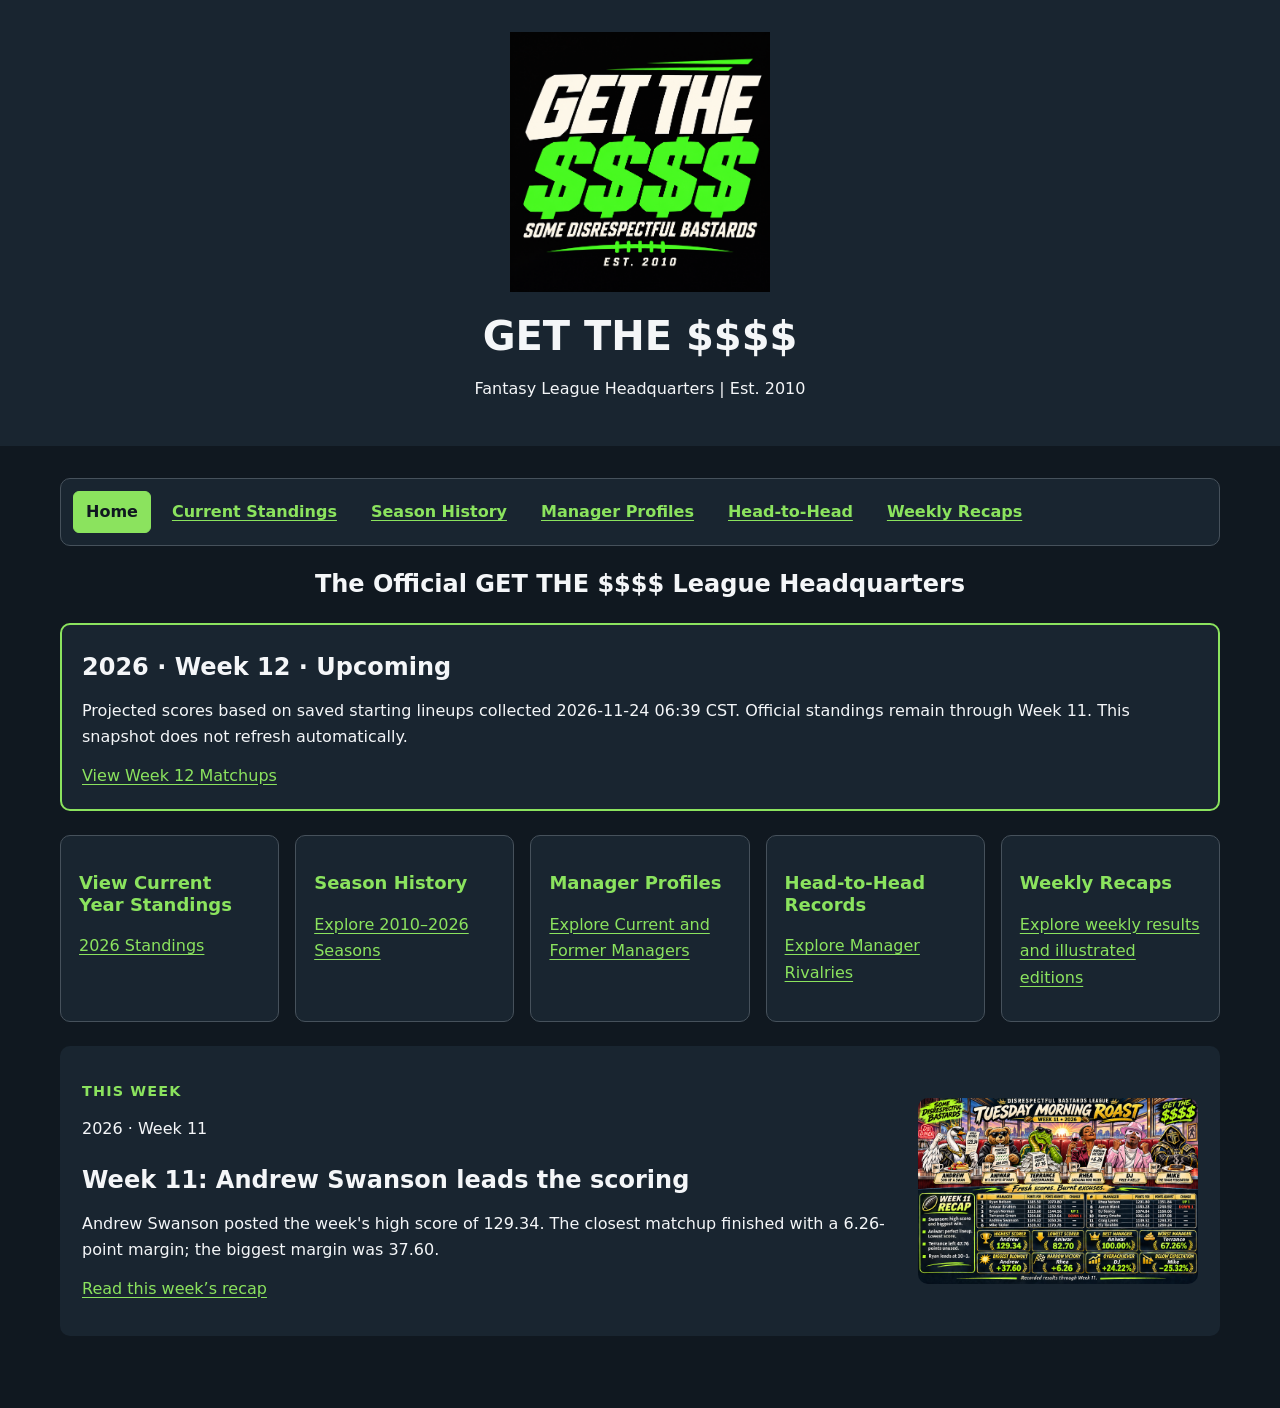
<file: index.html>
<!DOCTYPE html>
<html lang="en">
<head>
  <meta charset="UTF-8">
  <meta name="viewport" content="width=device-width, initial-scale=1">
  <title>GET THE $$$$ | League Headquarters</title>
  <style>
    body {
      margin: 0;
      background: #101827;
      color: white;
      font-family: Arial, sans-serif;
    }
    header {
      background: #19263b;
      padding: 32px;
      text-align: center;
    }
    h1 { margin-bottom: 8px; }
    main {
      max-width: 1000px;
      margin: 32px auto;
      padding: 16px;
    }
    .cards {
      display: grid;
      grid-template-columns: repeat(auto-fit, minmax(220px, 1fr));
      gap: 16px;
    }
    .card {
      background: #24334a;
      padding: 24px;
      border-radius: 12px;
    }
      a,
a:visited {
  color: #f5d77a;
  text-decoration: underline;
  text-underline-offset: 3px;
}

a:hover,
a:focus-visible {
  color: #ffffff;
}

a:focus-visible {
  outline: 2px solid #f5d77a;
  outline-offset: 4px;
}
 .league-crest {
  display: block;
  width: min(260px, 70vw);
  height: auto;
  margin: 0 auto 20px;
}
  </style>
  <link rel="stylesheet" href="./navigation.css">
<script src="./presentation.js" defer></script><script src="./navigation.js" defer></script>
<script src="./home-recap.js" defer></script>
<link rel="stylesheet" href="./site.css">
<link rel="icon" type="image/svg+xml" href="./favicon.svg">
<script src="./in-progress.js" defer></script></head>
<body>
  <header>
    
    <img
  class="league-crest"
  src="./league-crest.png"
  alt="GET THE $$$$ — Some Disrespectful Bastards — Est. 2010"
>
    <h1>GET THE $$$$</h1>
    <p>Fantasy League Headquarters | Est. 2010</p>
  </header>

  <main>
    <nav class="league-nav" aria-label="League pages">
  <a href="./">Home</a>
  <a href="./standings.html">Current Standings</a>
  <a href="./history.html">Season History</a>
  <a href="./managers.html">Manager Profiles</a>
  <a href="./h2h.html">Head-to-Head</a>
  <a href="./recaps.html">Weekly Recaps</a>
</nav>
    <h2 style="text-align: center;">
  The Official GET THE $$$$ League Headquarters
</h2>
    <div id="current-week-snapshot" data-compact="true"></div><div class="cards">
      <div class="card">
        <h3>View Current Year Standings</h3>
        <p><a href="./standings.html">2026 Standings</a></p>
      </div>
      <div class="card">
        <h3>Season History</h3>
        <p><a href="./history.html">Explore 2010–2026 Seasons</a></p>
      </div>
      <div class="card">
        <h3>Manager Profiles</h3>
        <p><a href="./managers.html">Explore Current and Former Managers</a></p>
      </div>
      <div class="card">
        <h3>Head-to-Head Records</h3>
        <p><a href="./h2h.html">Explore Manager Rivalries</a></p>
      </div>
      <div class="card"><h3>Weekly Recaps</h3><p><a href="./recaps.html">Explore weekly results and illustrated editions</a></p></div>
    </div>
    <!-- THIS-WEEK-START -->
<section class="this-week" id="this-week" aria-label="This week in the league"><div><p class="eyebrow">THIS WEEK</p><p data-week-label>2026 · Week 11</p><h2 data-headline>Week 11: Andrew Swanson leads the scoring</h2><p data-story>Andrew Swanson posted the week&#x27;s high score of 129.34. The closest matchup finished with a 6.26-point margin; the biggest margin was 37.60.</p><p><a href="./recaps.html?year=2026&amp;week=11">Read this week’s recap</a></p></div><img src="./recap-week-11-2026.png?v=Tuesday%20Morning%20Roast%20%E2%80%94%20Week%2011%2C%202026%3A%20labeled%20award%20winners%20Andrew%2C%20Aniwar%2C%20Terrance%2C%20Rhea%2C%20DJ%20and%20Mike%2C%20with%20cumulative%20standings%20and%20eight%20weekly%20awards." alt="Tuesday Morning Roast — Week 11, 2026: labeled award winners Andrew, Aniwar, Terrance, Rhea, DJ and Mike, with cumulative standings and eight weekly awards." loading="lazy"></section>
    <!-- THIS-WEEK-END -->
  </main>
</body>
</html>
</file>
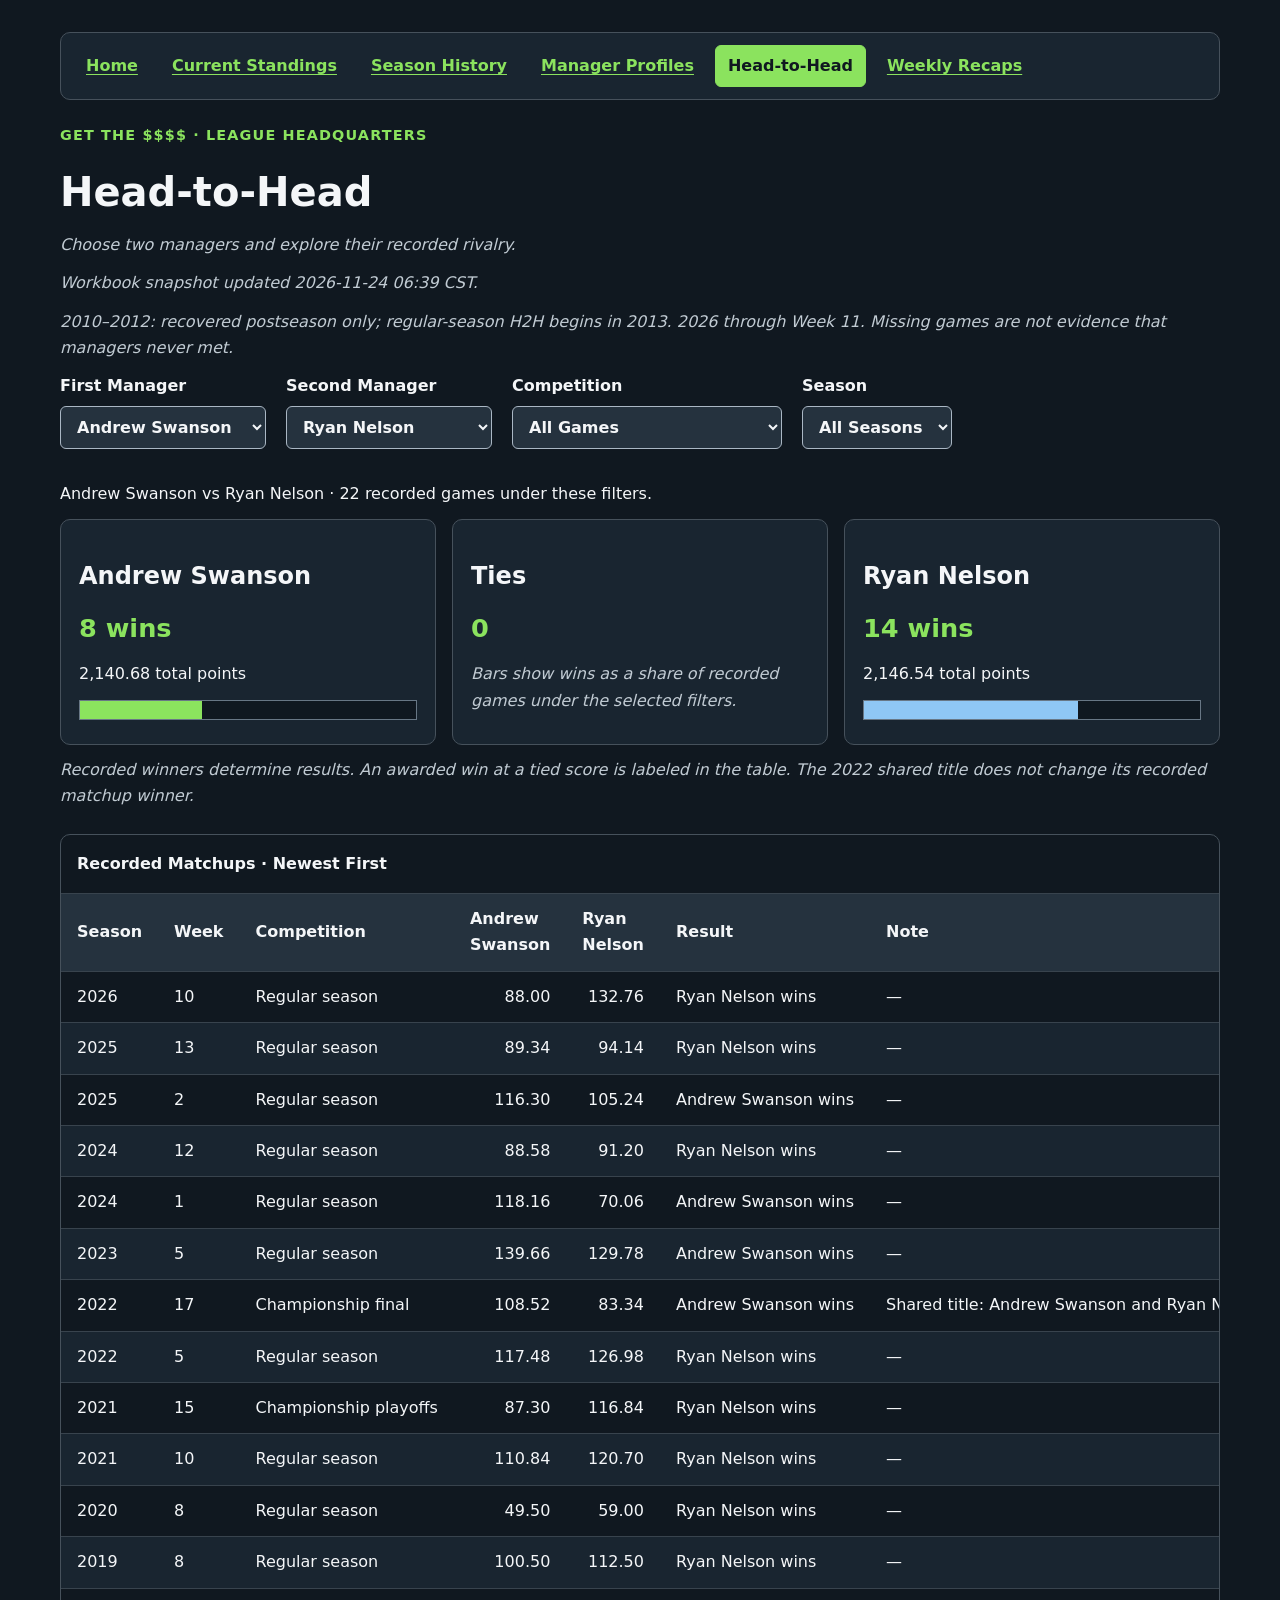
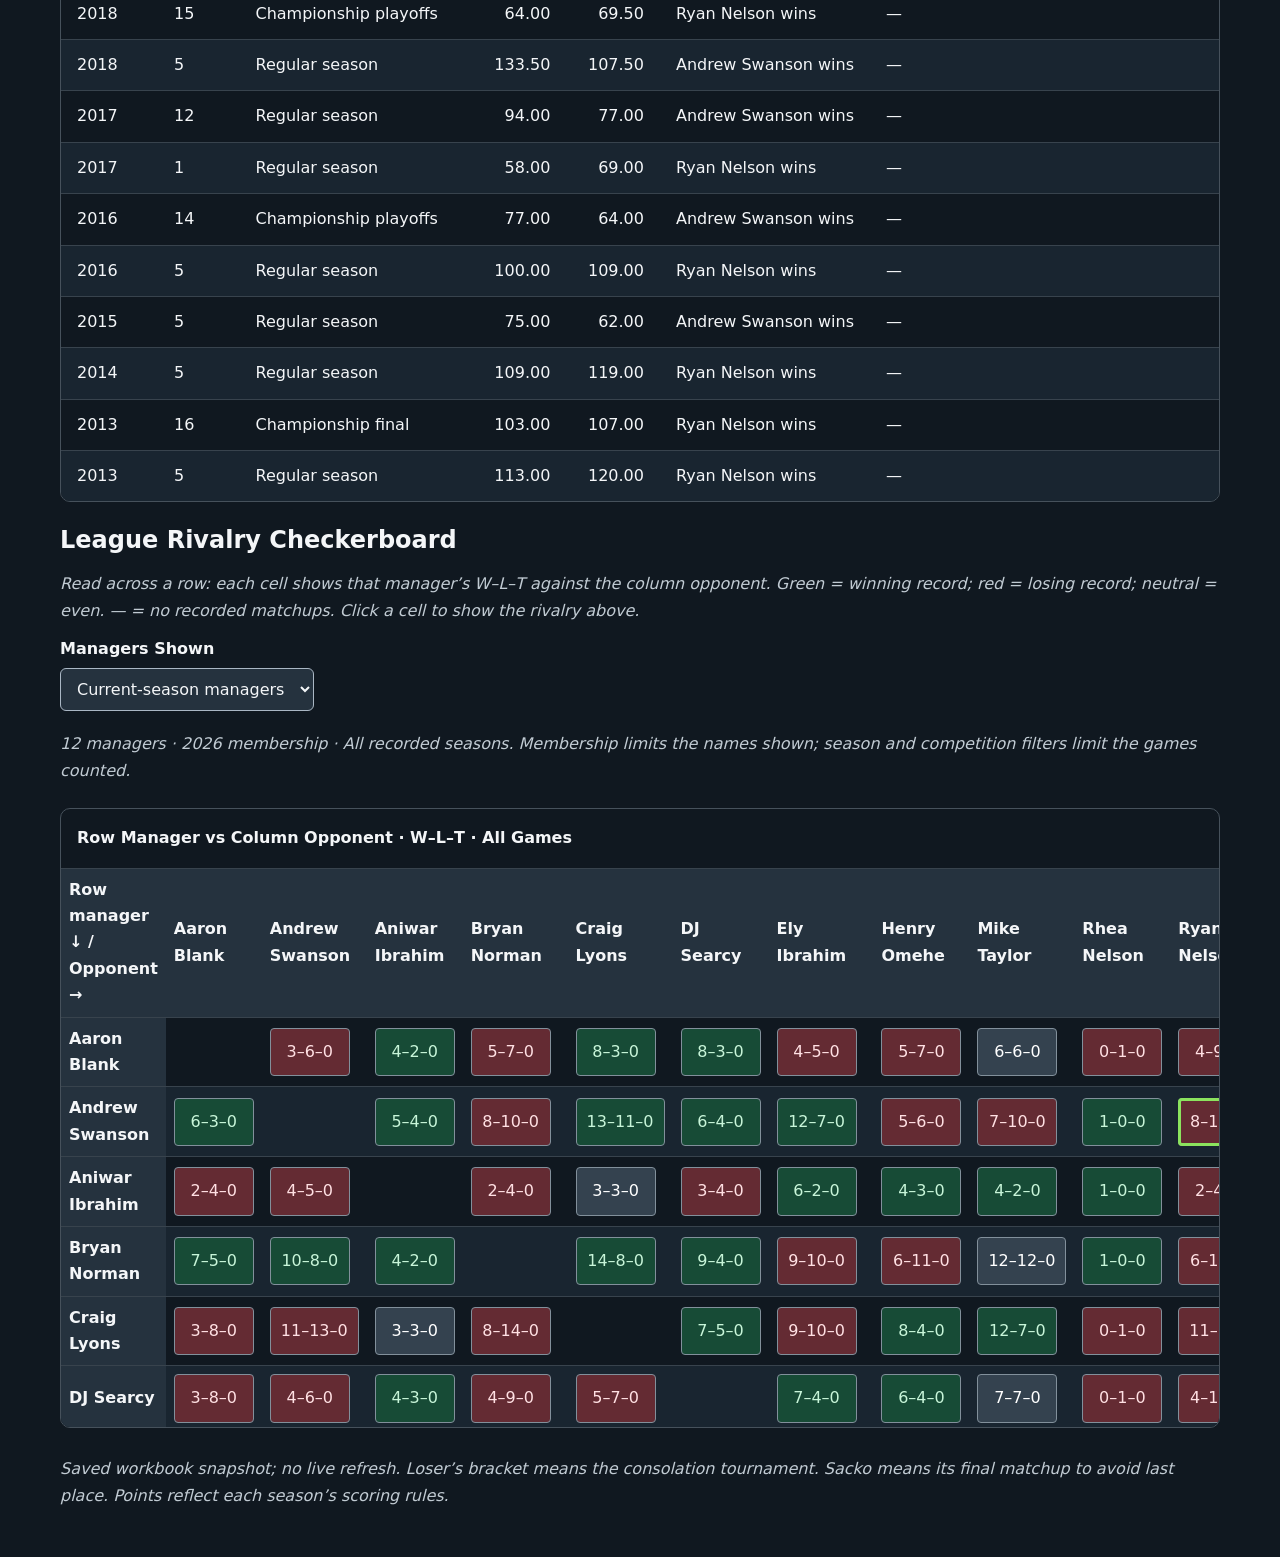
<file: h2h.html>
<!doctype html>
<html lang="en">
<head>
  <meta charset="utf-8"><meta name="viewport" content="width=device-width, initial-scale=1">
  <title>Head-to-Head | GET THE $$$$</title>
  <style>
    body { margin:0; background:#101820; color:#f4f6f8; font:16px/1.6 system-ui,sans-serif; }
    main { max-width:1200px; margin:auto; padding:32px 20px; }
    a,a:visited { color:#f5d77a; text-underline-offset:3px; } a:hover { color:white; }
    :focus-visible { outline:2px solid #f5d77a; outline-offset:4px; }
    h1,h2 { line-height:1.2; } .eyebrow { color:#f5d77a; font-weight:700; letter-spacing:.08em; }
    nav,.controls { display:flex; gap:20px; flex-wrap:wrap; } label { font-weight:700; }
    select { display:block; max-width:100%; margin:6px 0 18px; padding:12px; background:#25323e; color:white; border:1px solid #aab7c4; border-radius:6px; font:inherit; }
    .cards { display:grid; grid-template-columns:repeat(auto-fit,minmax(200px,1fr)); gap:16px; }
    .card { padding:18px; border:1px solid #46515b; border-radius:10px; background:#192530; }
    .value { display:block; font-size:1.8rem; color:#f5d77a; font-weight:700; }
    .track { height:20px; background:#101820; margin-top:12px; border:1px solid #687785; }
    .fill { height:100%; background:#f5d77a; } .blue { background:#8fc7f4; }
    .scroll { overflow-x:auto; border:1px solid #46515b; border-radius:10px; margin-top:24px; }
    table { width:100%; border-collapse:collapse; white-space:nowrap; }
    caption { text-align:left; padding:16px; font-weight:600; }
    th,td { padding:12px 16px; text-align:left; border-top:1px solid #38434d; }
    thead { background:#25323e; } tbody tr:nth-child(even) { background:#192530; }
    .number { text-align:right; font-variant-numeric:tabular-nums; }
    footer,.subtext { font-style:italic; color:#c1cbd3; } footer { margin-top:24px; }
    .checkerboard { max-height:620px; overflow:auto; }
    .checkerboard thead th { position:sticky; top:0; background:#25323e; z-index:2; }
    .checkerboard th:first-child { position:sticky; left:0; background:#25323e; z-index:1; }
    .checkerboard thead th:first-child { z-index:3; }
    .checkerboard th,.checkerboard td { padding:8px; }
    .checkerboard button { min-width:80px; padding:10px; border:1px solid #82909b; border-radius:4px; color:#fff; background:#34424f; font:inherit; cursor:pointer; }
    .checkerboard button.positive { background:#174b36; color:#c8f5d9; }
    .checkerboard button.negative { background:#642b33; color:#ffe0e3; }
    .checkerboard button[aria-pressed="true"] { outline:3px solid #f5d77a; outline-offset:-3px; }
    .checkerboard button:hover { text-decoration:underline; }
  </style>
  <script src="./presentation.js" defer></script><script src="./h2h.js" defer></script>
<link rel="stylesheet" href="./navigation.css">
<script src="./navigation.js" defer></script>
<link rel="stylesheet" href="./site.css">
<link rel="icon" type="image/svg+xml" href="./favicon.svg">
</head>
<body><main>
<nav class="league-nav" aria-label="League pages">
  <a href="./">Home</a>
  <a href="./standings.html">Current Standings</a>
  <a href="./history.html">Season History</a>
  <a href="./managers.html">Manager Profiles</a>
  <a href="./h2h.html">Head-to-Head</a>
  <a href="./recaps.html">Weekly Recaps</a>
</nav>
  <p class="eyebrow">GET THE $$$$ · LEAGUE HEADQUARTERS</p>
  <h1>Head-to-Head</h1>
  <p class="subtext">Choose two managers and explore their recorded rivalry.</p>
  <p id="load-status" class="subtext" role="status">Loading saved matchups…</p>
  <p id="coverage-note" class="subtext">2010–2012: recovered postseason games only. Regular-season H2H begins in 2013. The current-season coverage is recorded in the saved snapshot. Missing games are not evidence that managers never met.</p>
  <div id="h2h-content" hidden>
    <div class="controls">
      <label>First Manager<select id="manager-a"></select></label>
      <label>Second Manager<select id="manager-b"></select></label>
      <label>Competition<select id="competition"><option value="all">All Games</option>Regular Season</option><option value="Championship playoffs">Championship Playoffs</option><option value="Loser’s bracket">Loser’s Bracket</option><option value="championship">Championship Final Only</option><option value="sacko">Sacko Matchup Only</option></select></label>
      <label>Season<select id="season"><option value="all">All Seasons</option></select></label>
    </div>
    <p id="summary" role="status" aria-live="polite"></p>
    <div id="results" hidden>
      <div class="cards">
        <div class="card"><h2 id="name-a"></h2><span class="value" id="wins-a"></span><p id="points-a"></p><div class="track" aria-hidden="true"><div class="fill" id="bar-a"></div></div></div>
        <div class="card"><h2>Ties</h2><span class="value" id="ties"></span><p class="subtext">Bars show wins as a share of recorded games under the selected filters.</p></div>
        <div class="card"><h2 id="name-b"></h2><span class="value" id="wins-b"></span><p id="points-b"></p><div class="track" aria-hidden="true"><div class="fill blue" id="bar-b"></div></div></div>
      </div>
      <p class="subtext">Recorded winners determine results. An awarded win at a tied score is labeled in the table. The 2022 shared title does not change its recorded matchup winner.</p>
      <div class="scroll" role="region" aria-label="Recorded matchup history" tabindex="0"><table>
        <caption>Recorded Matchups · Newest First</caption>
        <thead><tr><th scope="col">Season</th><th scope="col">Week</th><th scope="col">Competition</th><th scope="col" id="score-a-heading">First Manager</th><th scope="col" id="score-b-heading">Second Manager</th><th scope="col">Result</th><th scope="col">Note</th></tr></thead>
        <tbody id="matchup-body"></tbody>
      </table></div>
    </div>
    <section aria-labelledby="checkerboard-heading">
      <h2 id="checkerboard-heading">League Rivalry Checkerboard</h2>
      <p class="subtext">Read across a row: each cell shows that manager’s W–L–T against the column opponent. Green = winning record; red = losing record; neutral = even. — = no recorded matchups. Click a cell to show the rivalry above.</p>
      <label for="matrix-scope">Managers Shown</label>
      <select id="matrix-scope"><option value="current">Current-season managers</option><option value="all">All historical managers</option></select>
      <p id="matrix-summary" class="subtext" role="status"></p>
      <div class="scroll checkerboard" role="region" aria-label="Head-to-head checkerboard; scroll to see opponents" tabindex="0"><table>
        <caption id="matrix-caption"></caption>
        <thead id="matrix-head"></thead><tbody id="matrix-body"></tbody>
      </table></div>
    </section>
  </div>
  <noscript><p>Enable JavaScript to compare managers, or <a href="./h2h.json">open the saved data</a>.</p></noscript>
  <footer>Saved workbook snapshot; no live refresh. Loser’s bracket means the consolation tournament. Sacko means its final matchup to avoid last place. Points reflect each season’s scoring rules.</footer>
</main></body>
</html>
</file>
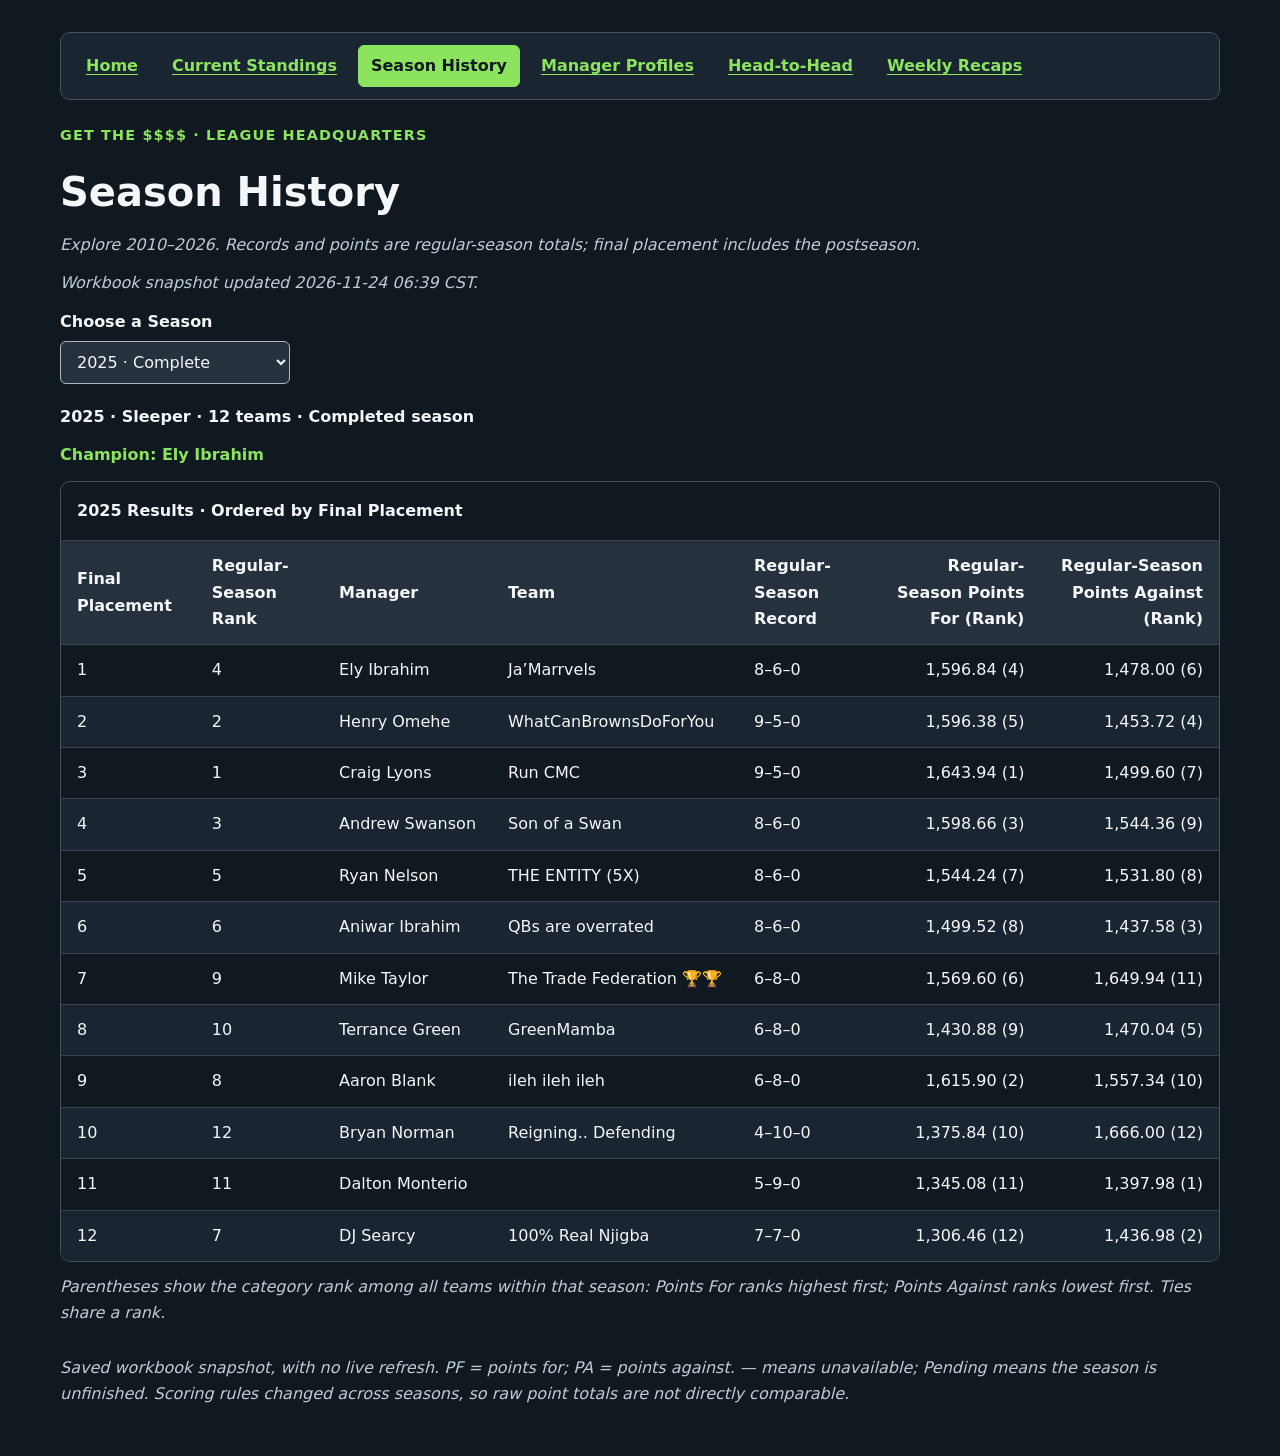
<file: history.html>
<!doctype html>
<html lang="en">
<head>
  <meta charset="utf-8">
  <meta name="viewport" content="width=device-width, initial-scale=1">
  <title>Season History | GET THE $$$$</title>
  <style>
    body { margin:0; background:#101820; color:#f4f6f8; font:16px/1.6 system-ui,sans-serif; }
    main { max-width:1200px; margin:auto; padding:32px 20px; }
    a,a:visited { color:#f5d77a; text-underline-offset:3px; }
    a:hover { color:white; }
    a:focus-visible,select:focus-visible { outline:2px solid #f5d77a; outline-offset:4px; }
    h1 { line-height:1.2; } .eyebrow { color:#f5d77a; font-weight:700; letter-spacing:.08em; }
    nav { display:flex; gap:24px; flex-wrap:wrap; }
    select { display:block; margin:6px 0 20px; padding:12px; background:#25323e; color:white; border:1px solid #aab7c4; border-radius:6px; font:inherit; min-width:230px; }
    .scroll { overflow-x:auto; border:1px solid #46515b; border-radius:10px; }
    table { width:100%; border-collapse:collapse; white-space:nowrap; }
    caption { text-align:left; padding:16px; font-weight:600; }
    th,td { padding:12px 16px; text-align:left; border-top:1px solid #38434d; }
    thead { background:#25323e; } tbody tr:nth-child(even) { background:#192530; }
    .number { text-align:right; font-variant-numeric:tabular-nums; }
    #champions { color:#f5d77a; font-weight:600; }
    footer { color:#c1cbd3; margin-top:24px; }
    footer,.subtext,#load-status,#season-notes { font-style:italic; }
    label,#season-summary { font-weight:700; }
  </style>
  <script src="./presentation.js" defer></script><script src="./history.js" defer></script>
<link rel="stylesheet" href="./navigation.css">
<script src="./navigation.js" defer></script>
<link rel="stylesheet" href="./site.css">
<link rel="icon" type="image/svg+xml" href="./favicon.svg">
</head>
<body><main>
 <nav class="league-nav" aria-label="League pages">
  <a href="./">Home</a>
  <a href="./standings.html">Current Standings</a>
  <a href="./history.html">Season History</a>
  <a href="./managers.html">Manager Profiles</a>
  <a href="./h2h.html">Head-to-Head</a>
  <a href="./recaps.html">Weekly Recaps</a>
</nav>
  <p class="eyebrow">GET THE $$$$ · LEAGUE HEADQUARTERS</p>
  <h1>Season History</h1>
  <p class="subtext">Explore 2010–2026. Records and points are regular-season totals; final placement includes the postseason.</p>
  <p id="load-status" role="status">Loading saved season history…</p>
  <div id="history-content" hidden>
    <label for="season-select">Choose a Season</label>
    <select id="season-select" aria-controls="history-body" aria-describedby="season-summary"></select>
    <div role="status" aria-live="polite"><p id="season-summary"></p><p id="champions"></p><div id="season-notes"></div></div>
    <div class="scroll" role="region" aria-label="Season results" tabindex="0">
      <table>
        <caption id="history-caption"></caption>
        <thead><tr><th scope="col">Final Placement</th><th scope="col">Regular-Season Rank</th><th scope="col">Manager</th><th scope="col">Team</th><th scope="col">Regular-Season Record</th><th scope="col" class="number">Regular-Season Points For (Rank)</th><th scope="col" class="number">Regular-Season Points Against (Rank)</th></tr></thead>
        <tbody id="history-body"></tbody>
      </table>
    </div>
  </div>
  <noscript><p>Enable JavaScript to choose a season, or <a href="./history.json">open the saved data</a>.</p></noscript>
  <p class="subtext">Parentheses show the category rank among all teams within that season: Points For ranks highest first; Points Against ranks lowest first. Ties share a rank.</p><footer>Saved workbook snapshot, with no live refresh. PF = points for; PA = points against. — means unavailable; Pending means the season is unfinished. Scoring rules changed across seasons, so raw point totals are not directly comparable.</footer>
</main></body>
</html>
</file>
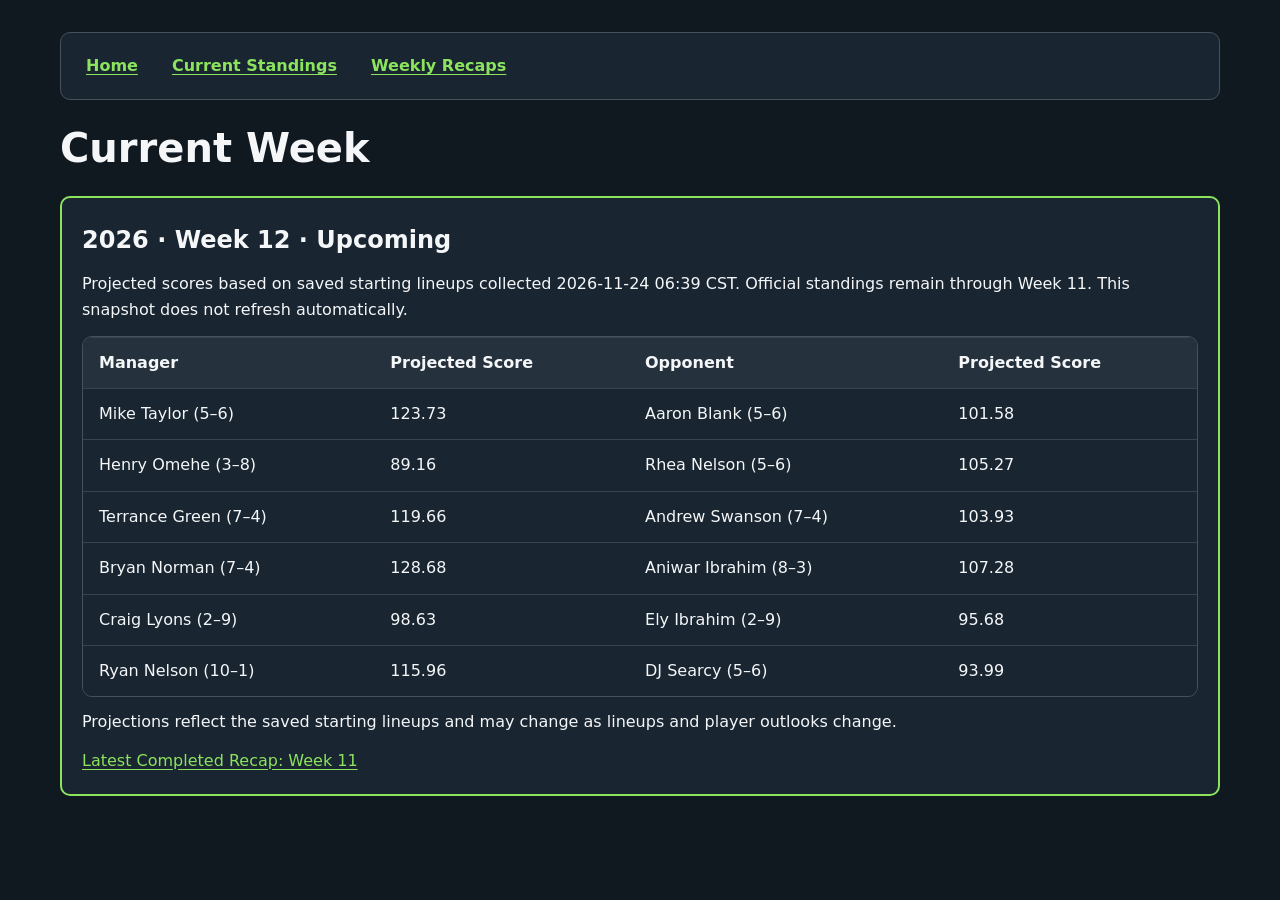
<file: in-progress.html>
<!doctype html><html lang="en"><head><meta charset="utf-8"><meta name="viewport" content="width=device-width,initial-scale=1"><link rel="stylesheet" href="./site.css"><script src="./in-progress.js" defer></script><title>Current Week | GET THE $$$$</title></head><body><main><nav class="league-nav"><a href="./">Home</a><a href="./standings.html">Current Standings</a><a href="./recaps.html">Weekly Recaps</a></nav><h1>Current Week</h1><div id="current-week-snapshot"></div></main></body></html>
</file>
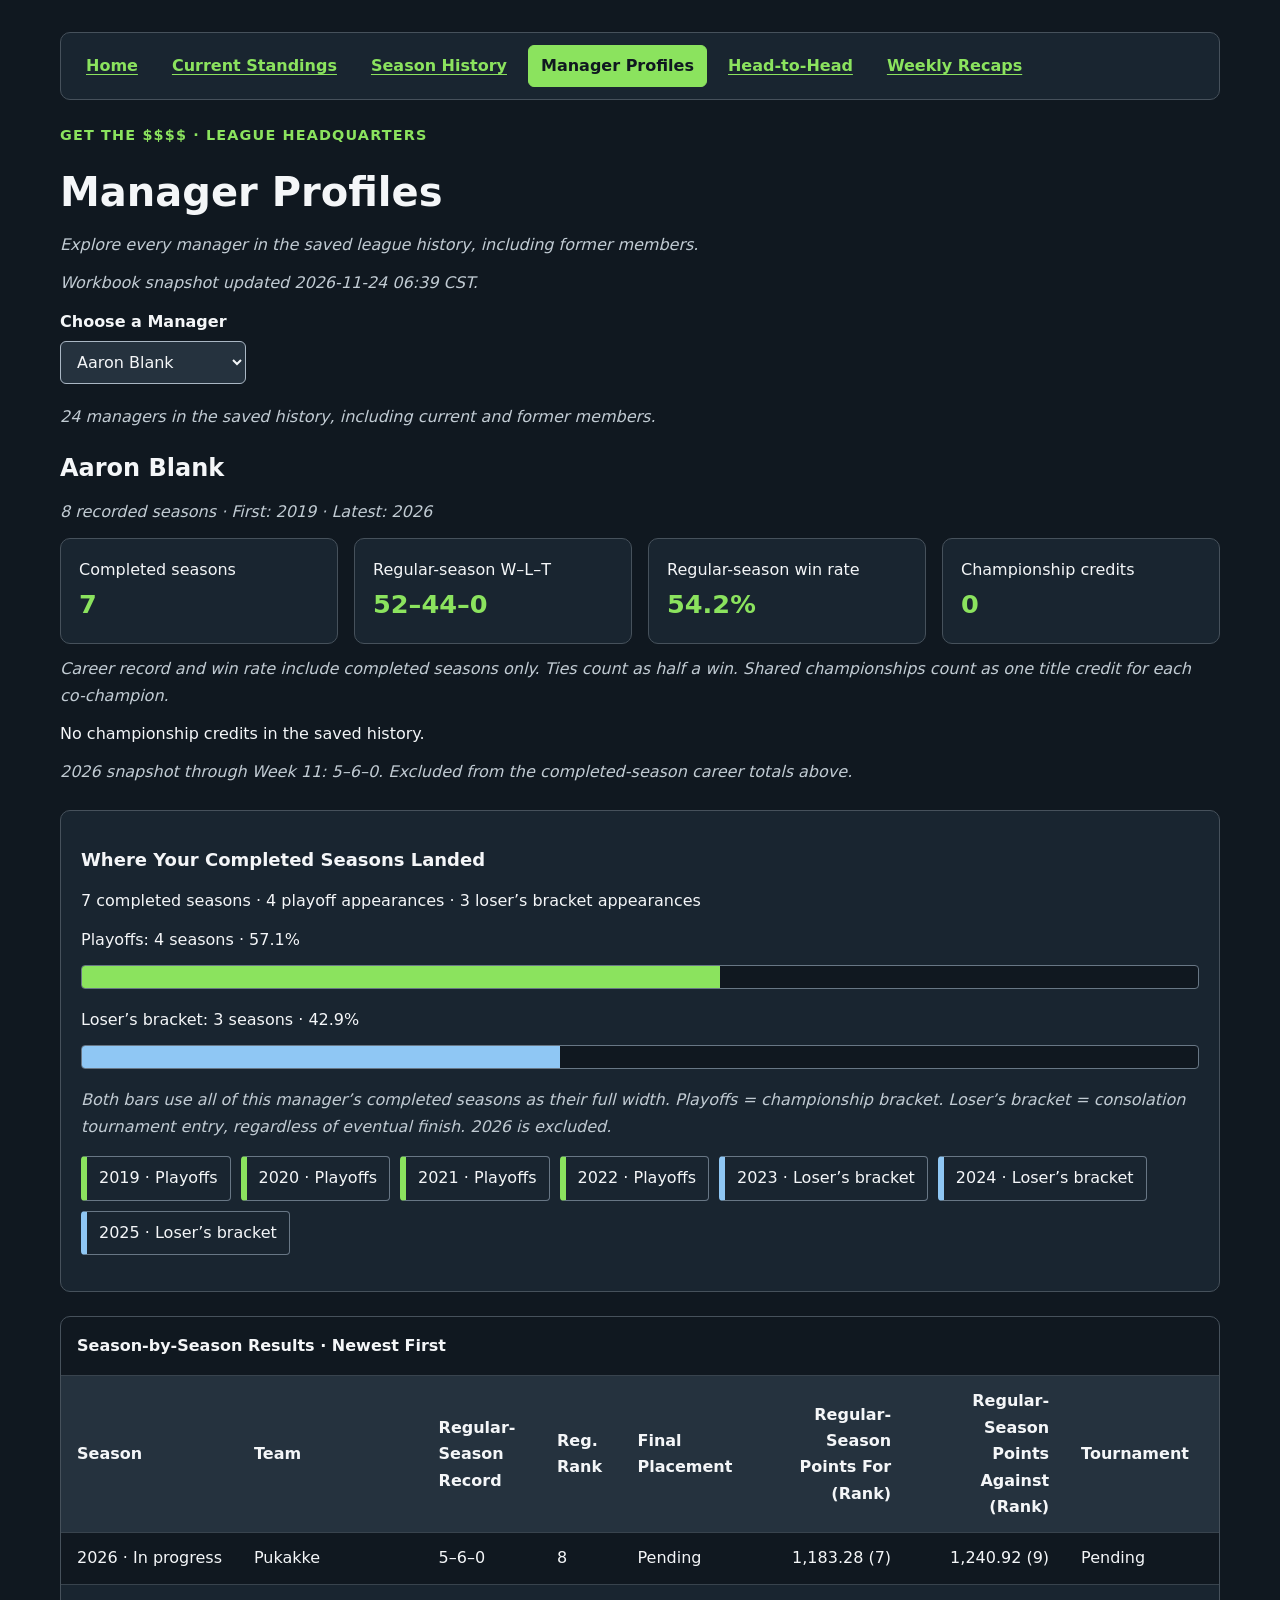
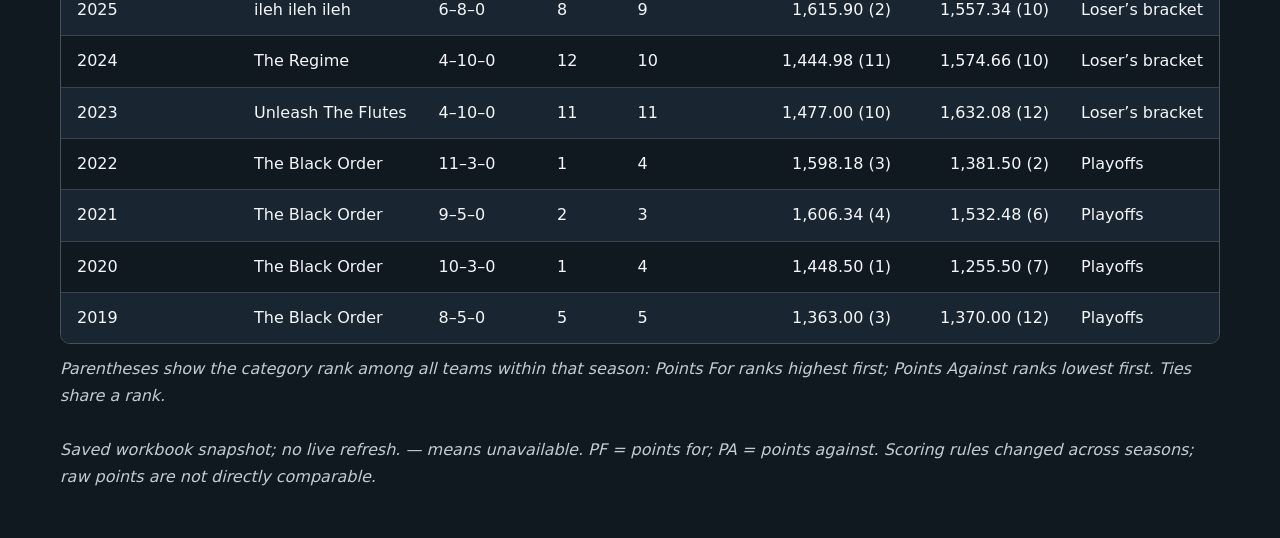
<file: managers.html>
<!doctype html>
<html lang="en">
<head>
  <meta charset="utf-8">
  <meta name="viewport" content="width=device-width, initial-scale=1">
  <title>Manager Profiles | GET THE $$$$</title>
  <style>
    body { margin:0; background:#101820; color:#f4f6f8; font:16px/1.6 system-ui,sans-serif; }
    main { max-width:1200px; margin:auto; padding:32px 20px; }
    a,a:visited { color:#f5d77a; text-underline-offset:3px; } a:hover { color:white; }
    a:focus-visible,select:focus-visible { outline:2px solid #f5d77a; outline-offset:4px; }
    h1,h2 { line-height:1.2; } .eyebrow { color:#f5d77a; font-weight:700; letter-spacing:.08em; }
    nav { display:flex; gap:24px; flex-wrap:wrap; }
    select { display:block; box-sizing:border-box; max-width:100%; margin:6px 0 24px; padding:12px; background:#25323e; color:white; border:1px solid #aab7c4; border-radius:6px; font:inherit; }
    .cards { display:grid; grid-template-columns:repeat(auto-fit,minmax(190px,1fr)); gap:16px; }
    .card { padding:18px; border:1px solid #46515b; border-radius:10px; background:#192530; }
    .card p { margin:0; } .value { display:block; font-size:1.6rem; color:#f5d77a; font-weight:700; }
    .scroll { overflow-x:auto; border:1px solid #46515b; border-radius:10px; }
    table { width:100%; border-collapse:collapse; white-space:nowrap; }
    caption { text-align:left; padding:16px; font-weight:600; }
    th,td { padding:12px 16px; text-align:left; border-top:1px solid #38434d; }
    thead { background:#25323e; } tbody tr:nth-child(even) { background:#192530; }
    .number { text-align:right; font-variant-numeric:tabular-nums; }
    footer,.muted { color:#c1cbd3; } footer { margin-top:24px; }
    footer,.muted,.subtext,#load-status,#participation,#current-season { font-style:italic; }
    label { font-weight:700; }
    .bracket-chart { margin:24px 0; padding:20px; background:#192530; border:1px solid #46515b; border-radius:10px; }
    .bar-track { height:24px; background:#101820; border:1px solid #687785; border-radius:4px; overflow:hidden; margin:6px 0 18px; }
    .bar-fill { height:100%; } .playoffs { background:#f5d77a; } .sacko { background:#8fc7f4; }
    .season-chips { display:flex; gap:10px; flex-wrap:wrap; padding:0; list-style:none; }
    .season-chips li { border:1px solid #687785; border-left:6px solid #f5d77a; padding:8px 12px; border-radius:4px; }
    .season-chips li.sacko-season { border-left-color:#8fc7f4; }
  </style>
  <script src="./presentation.js" defer></script><script src="./managers.js" defer></script>
<link rel="stylesheet" href="./navigation.css">
<script src="./navigation.js" defer></script>
<link rel="stylesheet" href="./site.css">
<link rel="icon" type="image/svg+xml" href="./favicon.svg">
</head>
<body><main>
  <nav class="league-nav" aria-label="League pages">
  <a href="./">Home</a>
  <a href="./standings.html">Current Standings</a>
  <a href="./history.html">Season History</a>
  <a href="./managers.html">Manager Profiles</a>
  <a href="./h2h.html">Head-to-Head</a>
  <a href="./recaps.html">Weekly Recaps</a>
</nav>
  <p class="eyebrow">GET THE $$$$ · LEAGUE HEADQUARTERS</p>
  <h1>Manager Profiles</h1>
  <p class="subtext">Explore every manager in the saved league history, including former members.</p>
  <p id="load-status" role="status">Loading saved manager history…</p>
  <div id="profile-content" hidden>
    <label for="manager-select">Choose a Manager</label>
    <select id="manager-select" aria-controls="profile" aria-describedby="manager-count"></select>
    <p id="manager-count" class="muted"></p>
    <section id="profile" aria-labelledby="manager-name">
      <div role="status" aria-live="polite"><h2 id="manager-name"></h2><p id="participation"></p></div>
      <div class="cards">
        <div class="card"><p>Completed seasons <span class="value" id="completed-seasons"></span></p></div>
        <div class="card"><p>Regular-season W–L–T <span class="value" id="career-record"></span></p></div>
        <div class="card"><p>Regular-season win rate <span class="value" id="win-rate"></span></p></div>
        <div class="card"><p>Championship credits <span class="value" id="title-count"></span></p></div>
      </div>
      <p class="muted">Career record and win rate include completed seasons only. Ties count as half a win. Shared championships count as one title credit for each co-champion.</p>
      <p id="titles"></p>
      <p id="current-season"></p>
      <section class="bracket-chart" aria-labelledby="bracket-heading">
        <h3 id="bracket-heading">Where Your Completed Seasons Landed</h3>
        <p id="bracket-summary"></p>
        <p id="playoff-label"></p>
        <div class="bar-track" aria-hidden="true"><div class="bar-fill playoffs" id="playoff-bar"></div></div>
        <p id="sacko-label"></p>
        <div class="bar-track" aria-hidden="true"><div class="bar-fill sacko" id="sacko-bar"></div></div>
        <p class="muted">Both bars use all of this manager’s completed seasons as their full width. Playoffs = championship bracket. Loser’s bracket = consolation tournament entry, regardless of eventual finish. 2026 is excluded.</p>
        <ul class="season-chips" id="bracket-seasons" aria-label="Tournament by completed season"></ul>
      </section>
      <div class="scroll" role="region" aria-label="Manager season history" tabindex="0">
        <table><caption>Season-by-Season Results · Newest First</caption>
          <thead><tr><th scope="col">Season</th><th scope="col">Team</th><th scope="col">Regular-Season Record</th><th scope="col">Reg. Rank</th><th scope="col">Final Placement</th><th scope="col" class="number">Regular-Season Points For (Rank)</th><th scope="col" class="number">Regular-Season Points Against (Rank)</th><th scope="col">Tournament</th></tr></thead>
          <tbody id="manager-seasons"></tbody>
        </table>
      </div>
    </section>
  </div>
  <noscript><p>Enable JavaScript to explore profiles, or <a href="./history.json">open the saved data</a>.</p></noscript>
  <p class="subtext">Parentheses show the category rank among all teams within that season: Points For ranks highest first; Points Against ranks lowest first. Ties share a rank.</p><footer>Saved workbook snapshot; no live refresh. — means unavailable. PF = points for; PA = points against. Scoring rules changed across seasons; raw points are not directly comparable.</footer>
</main></body>
</html>
</file>
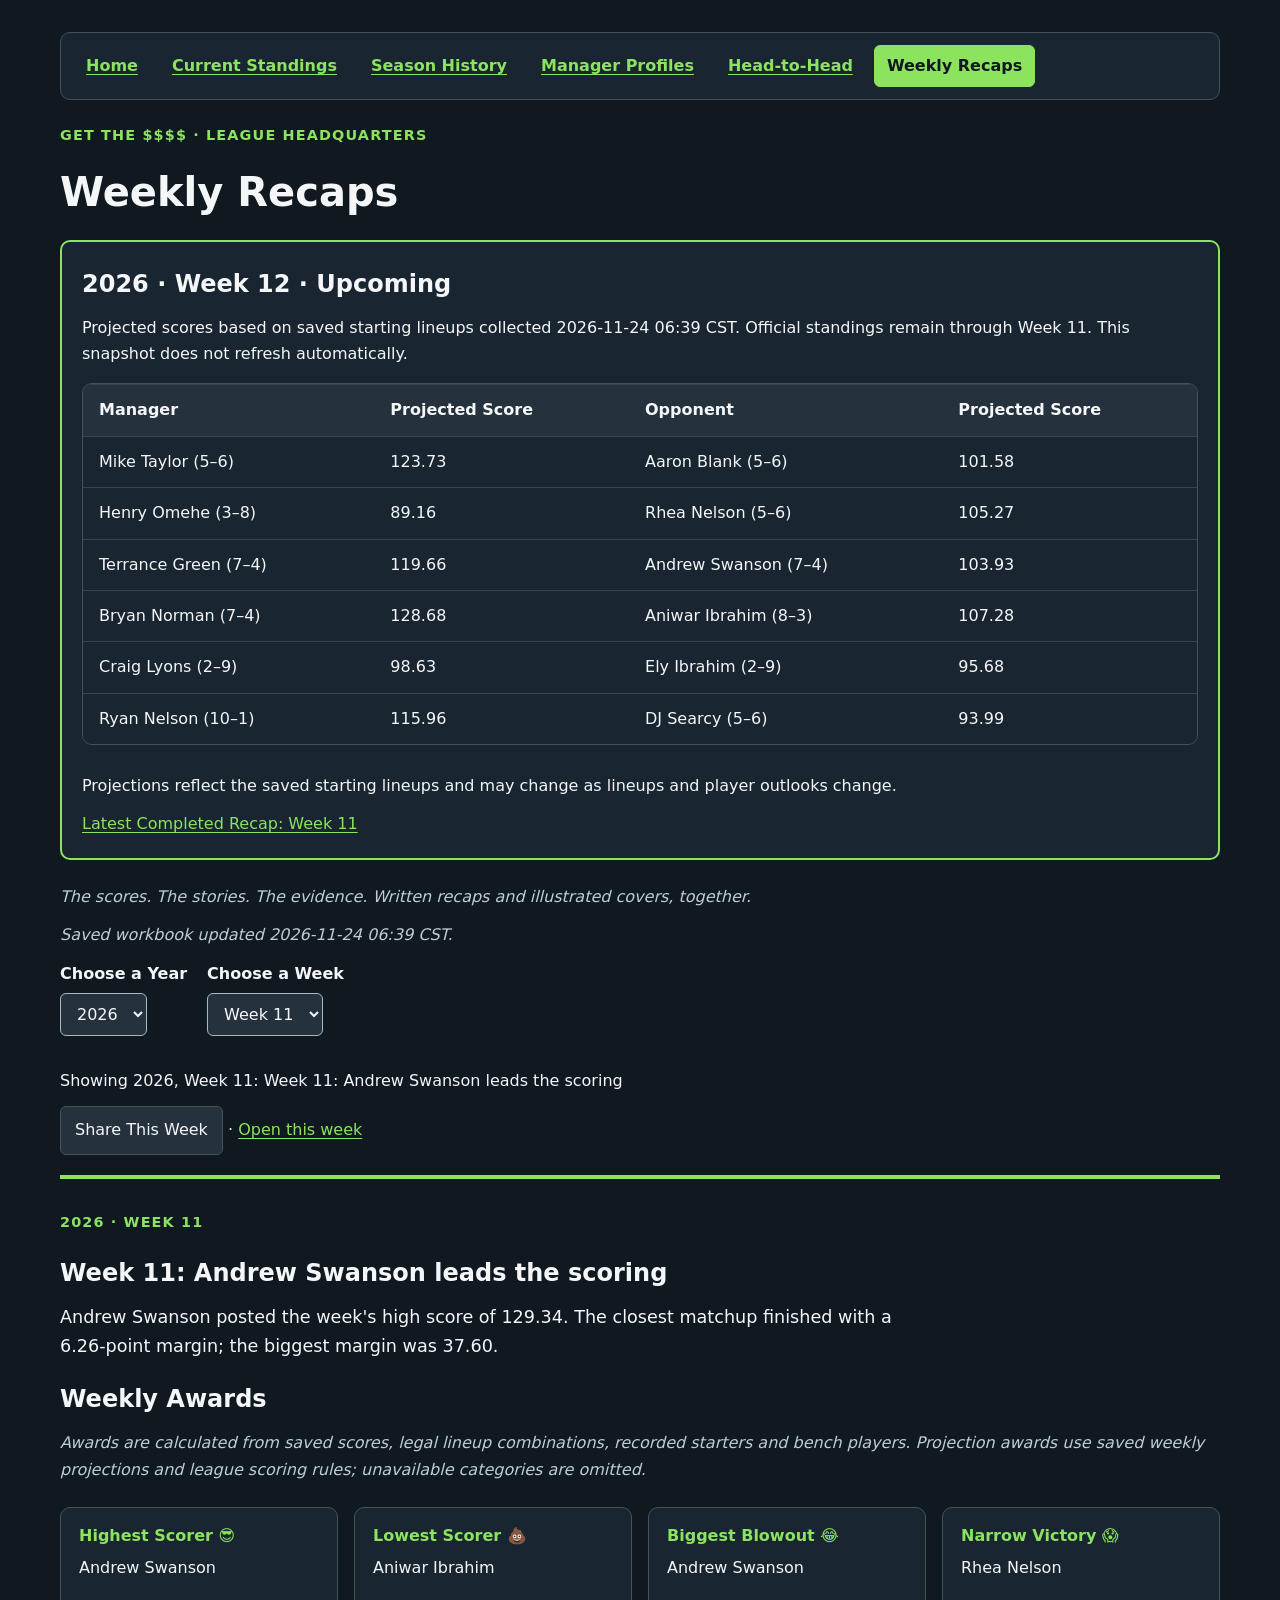
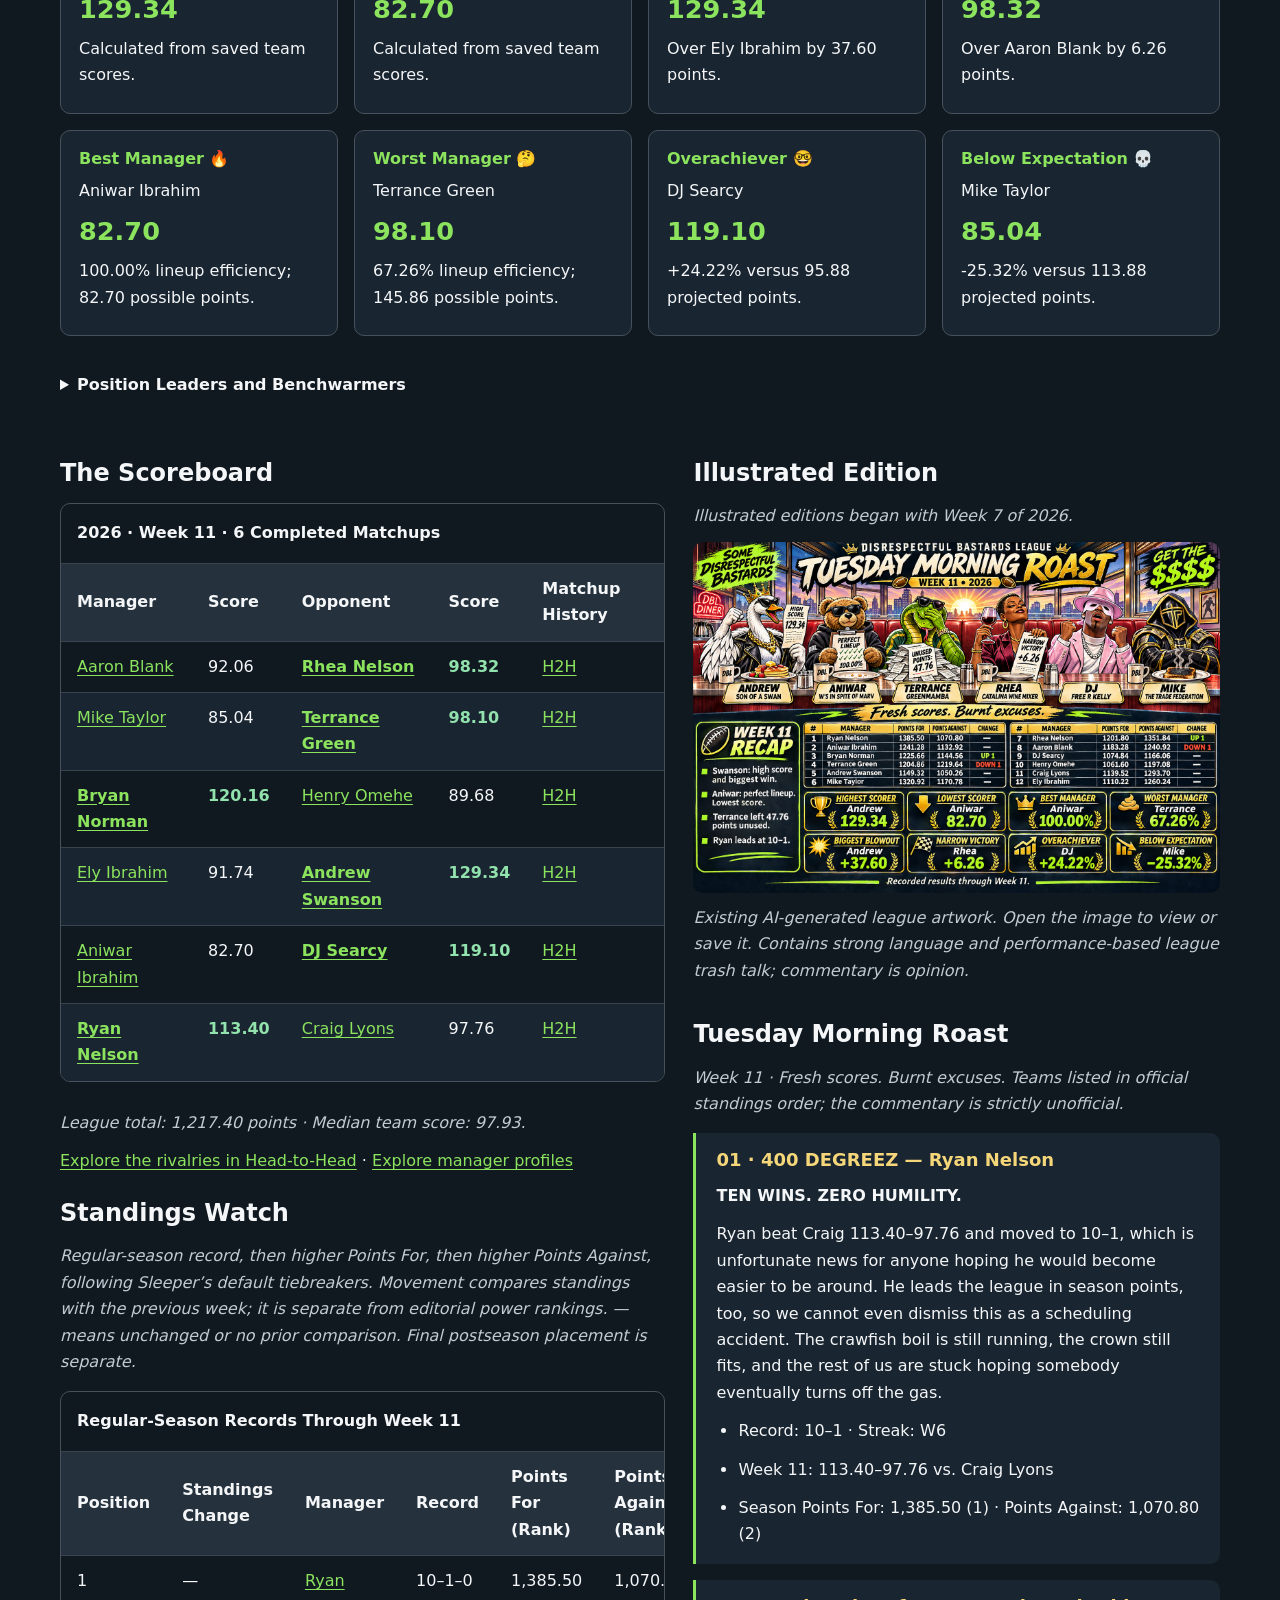
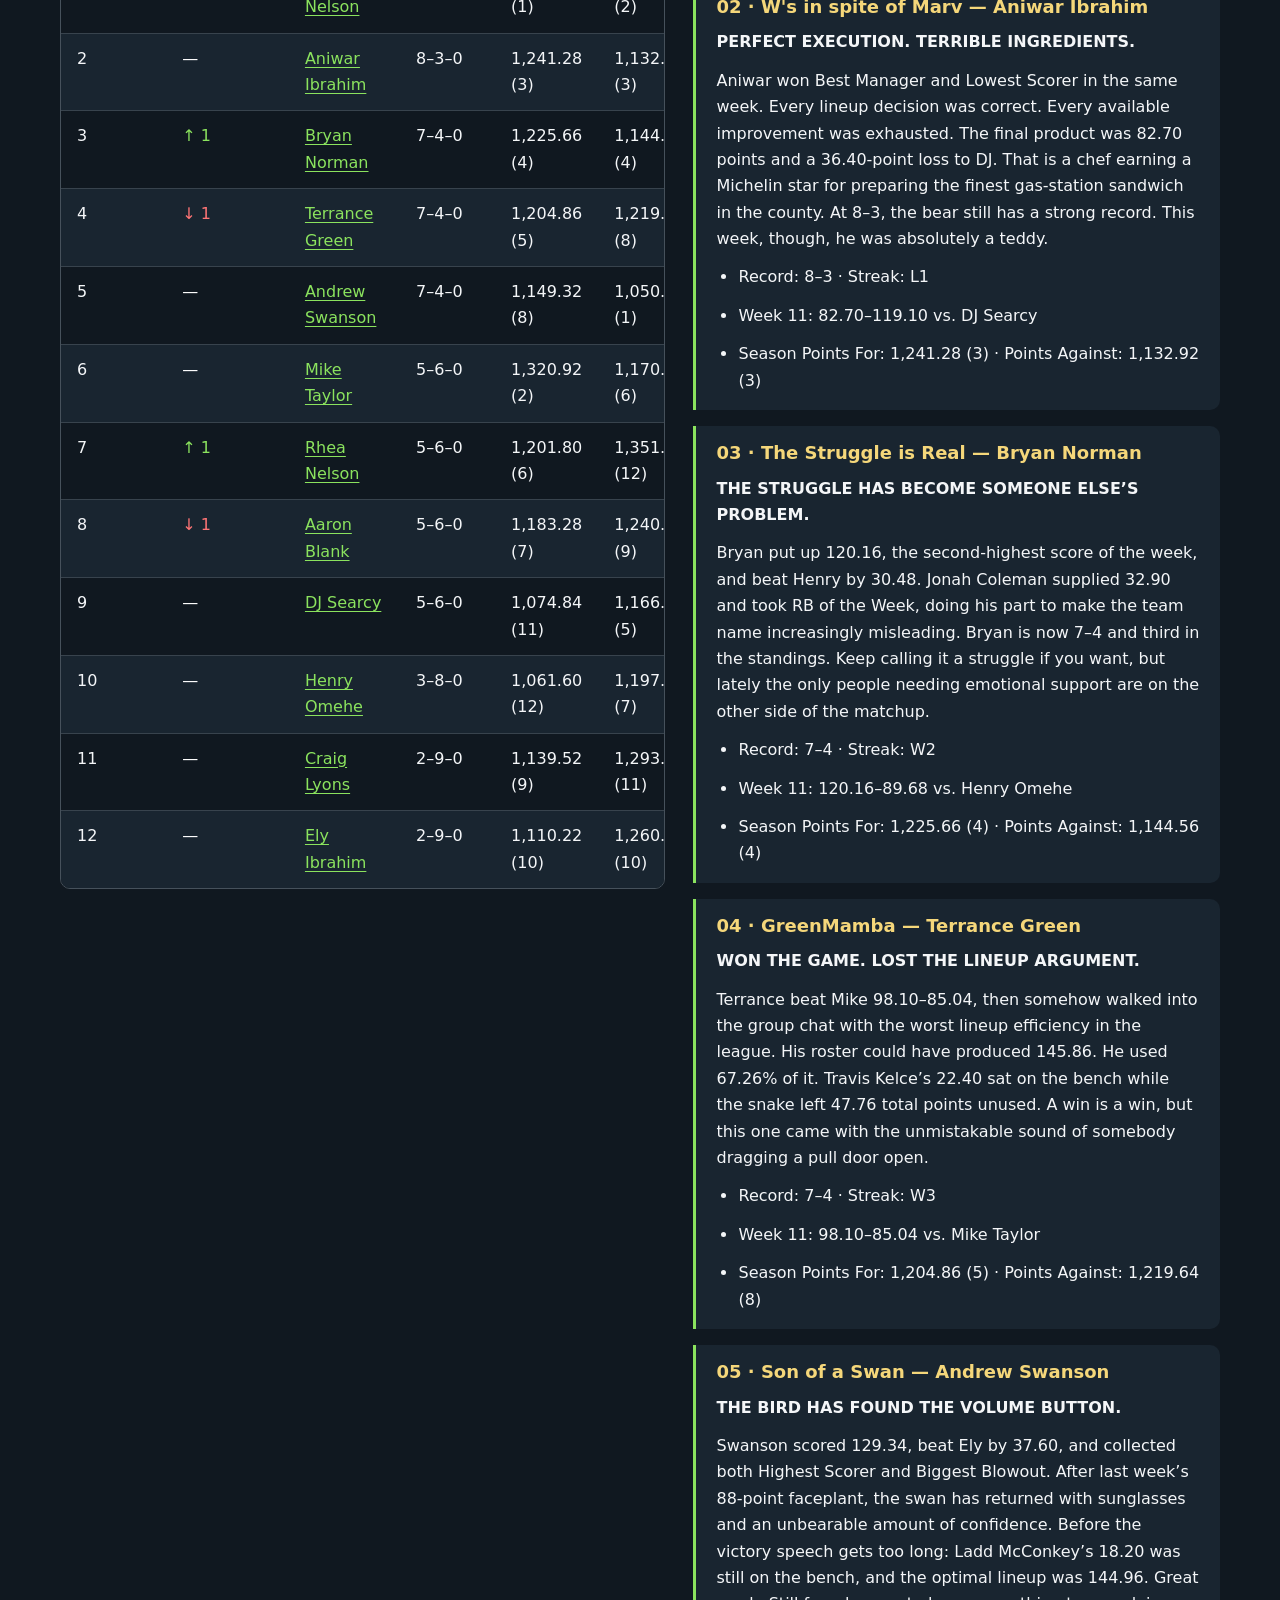
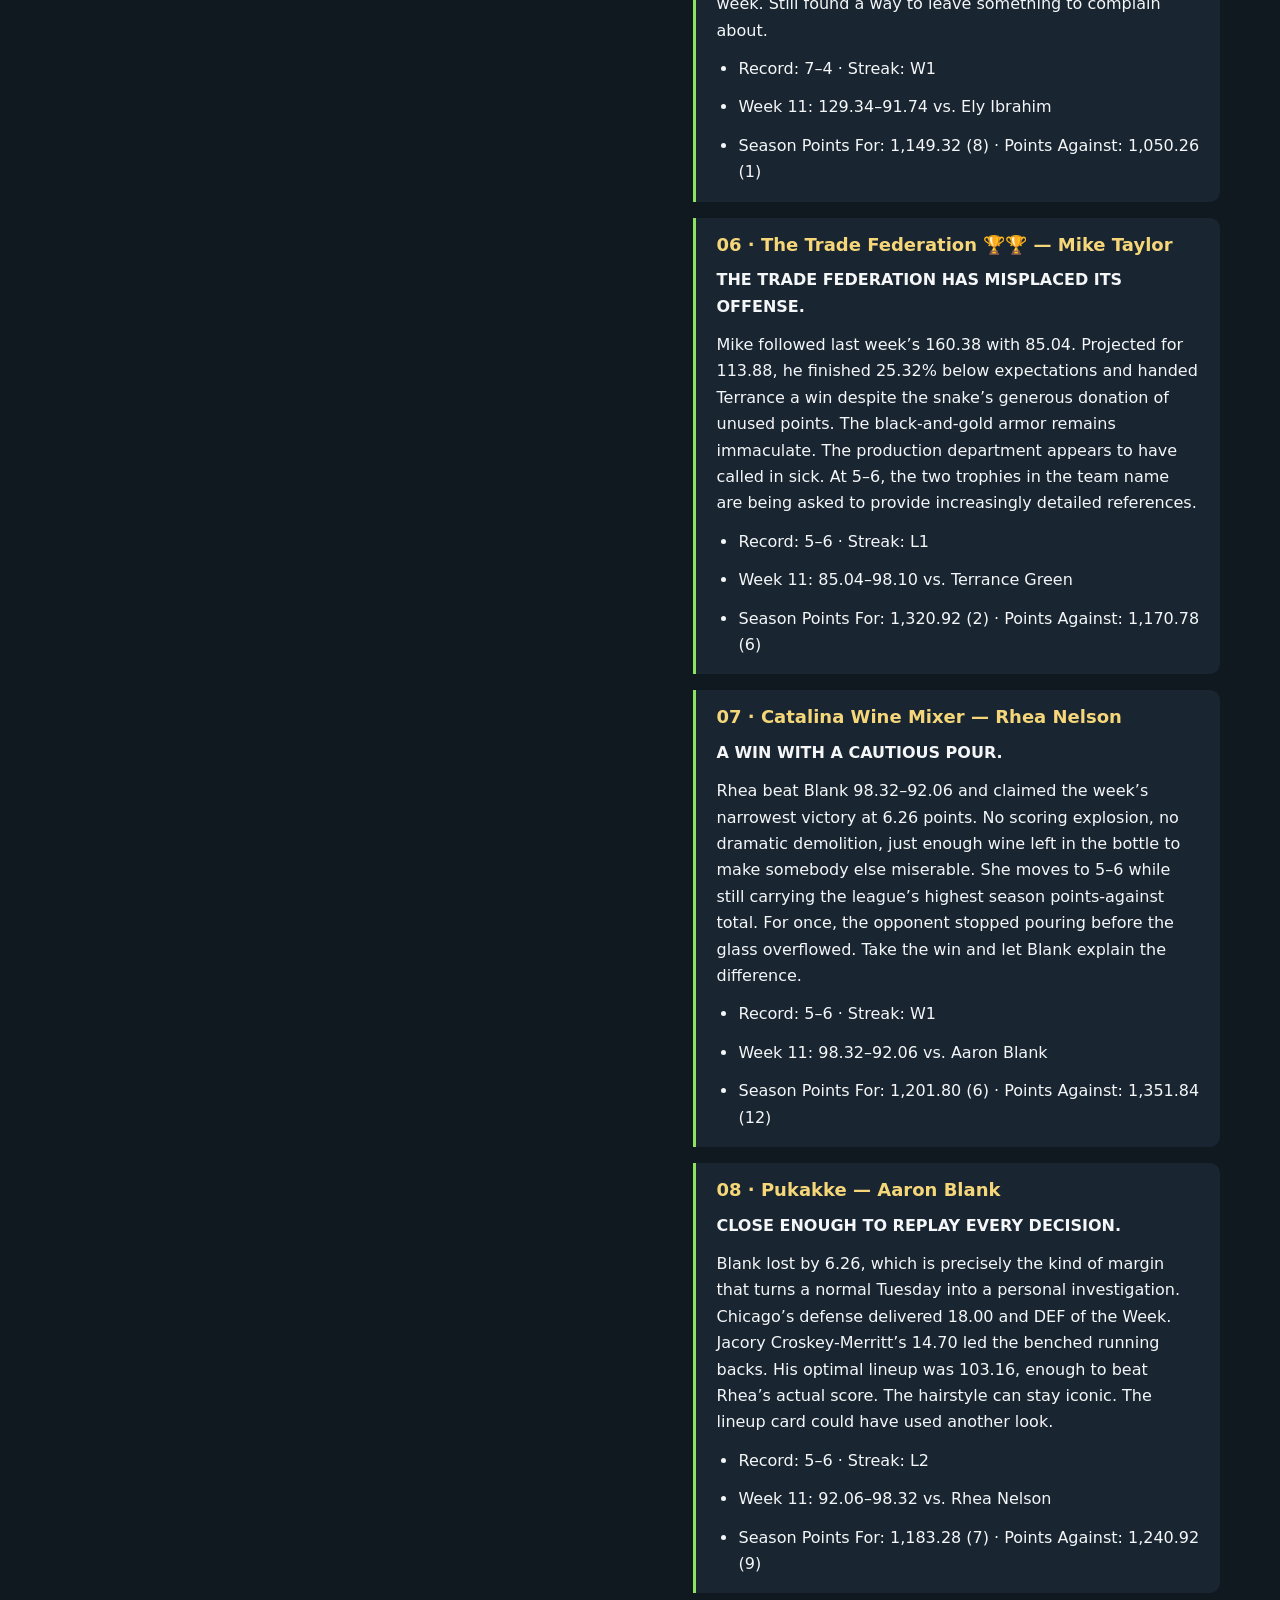
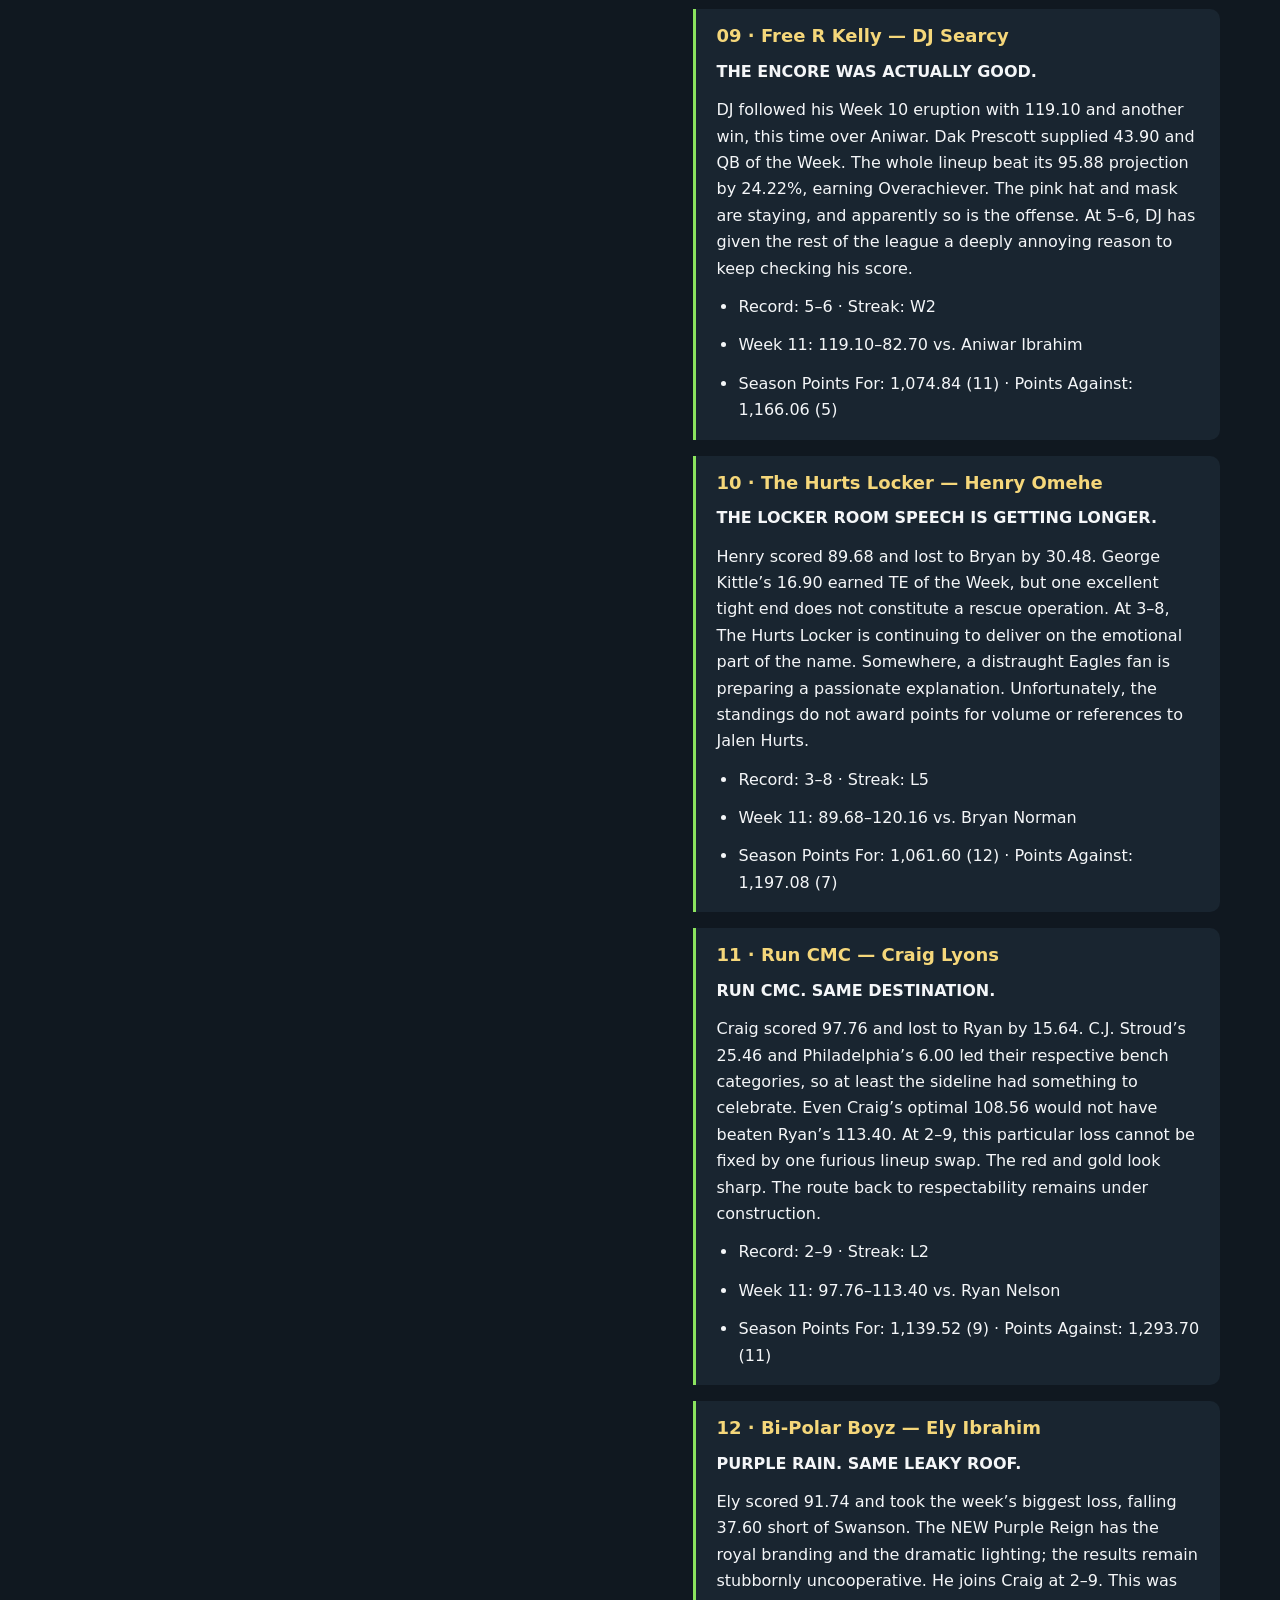
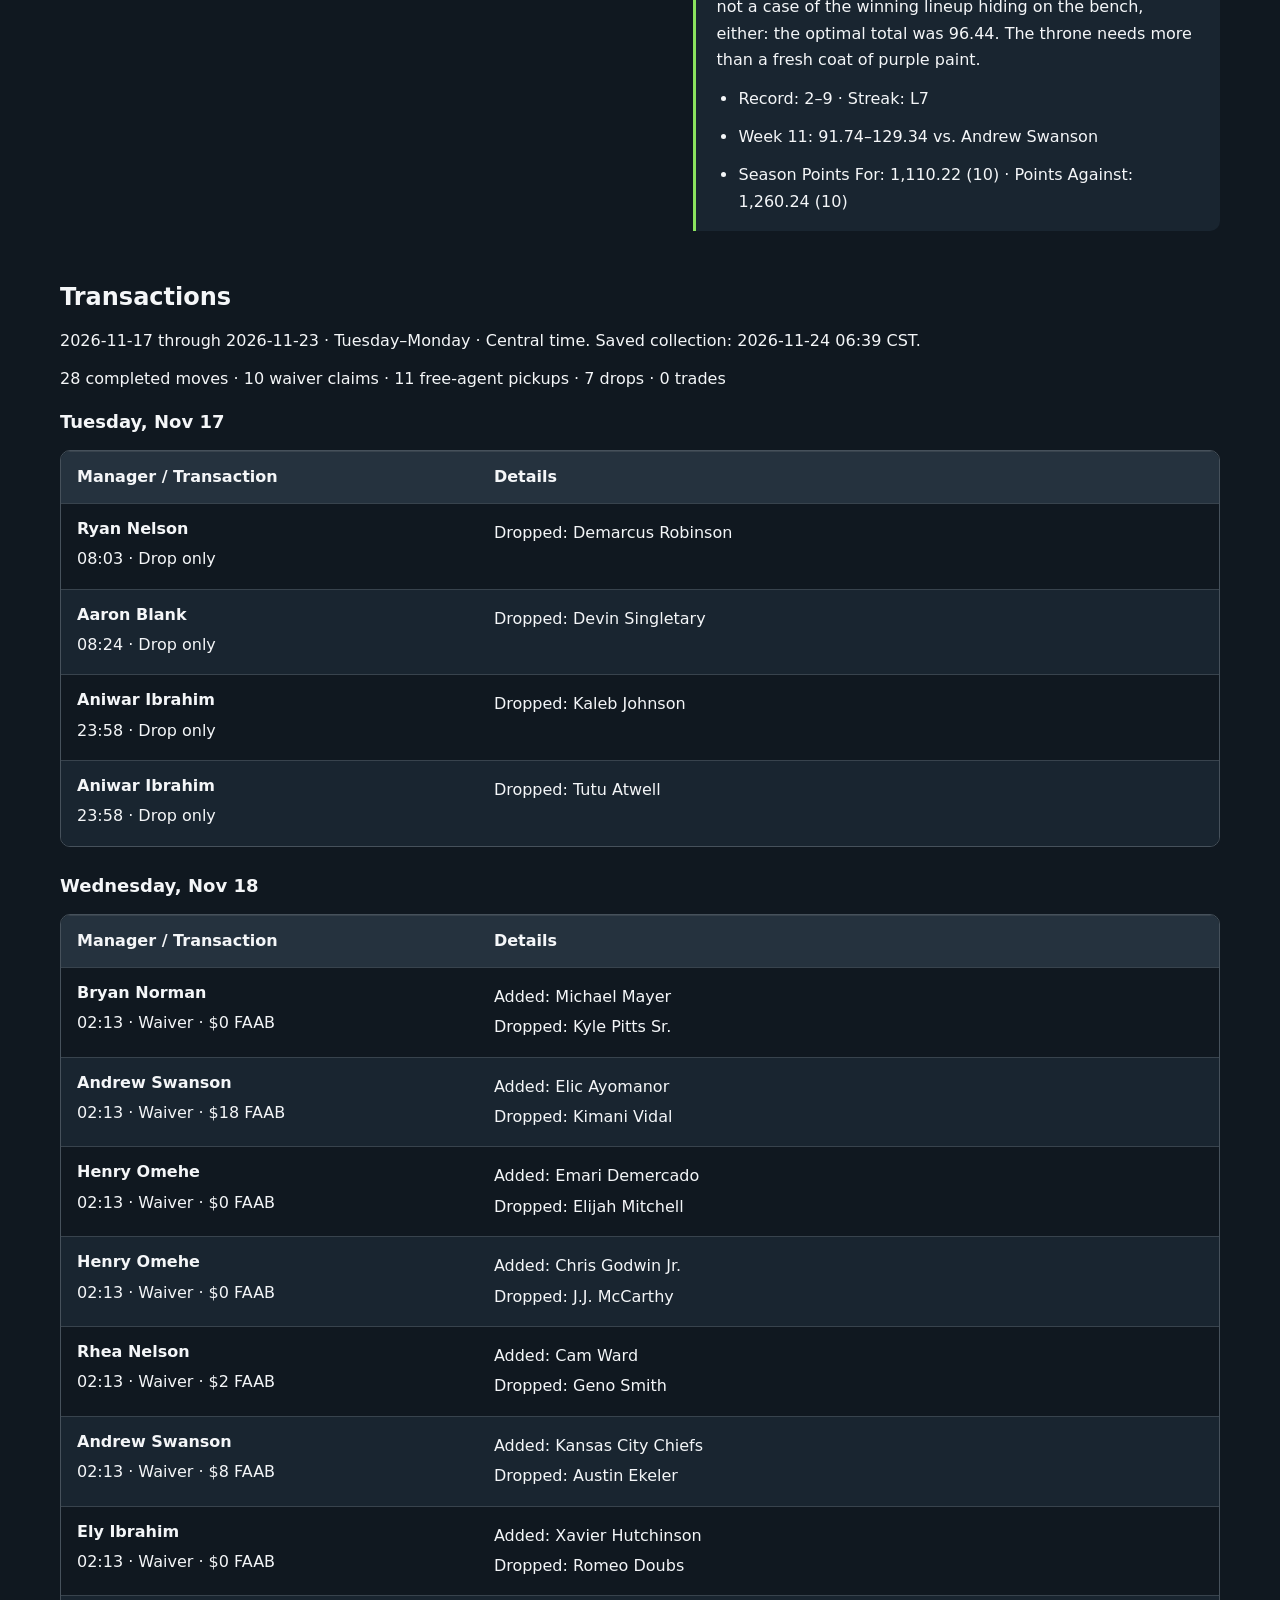
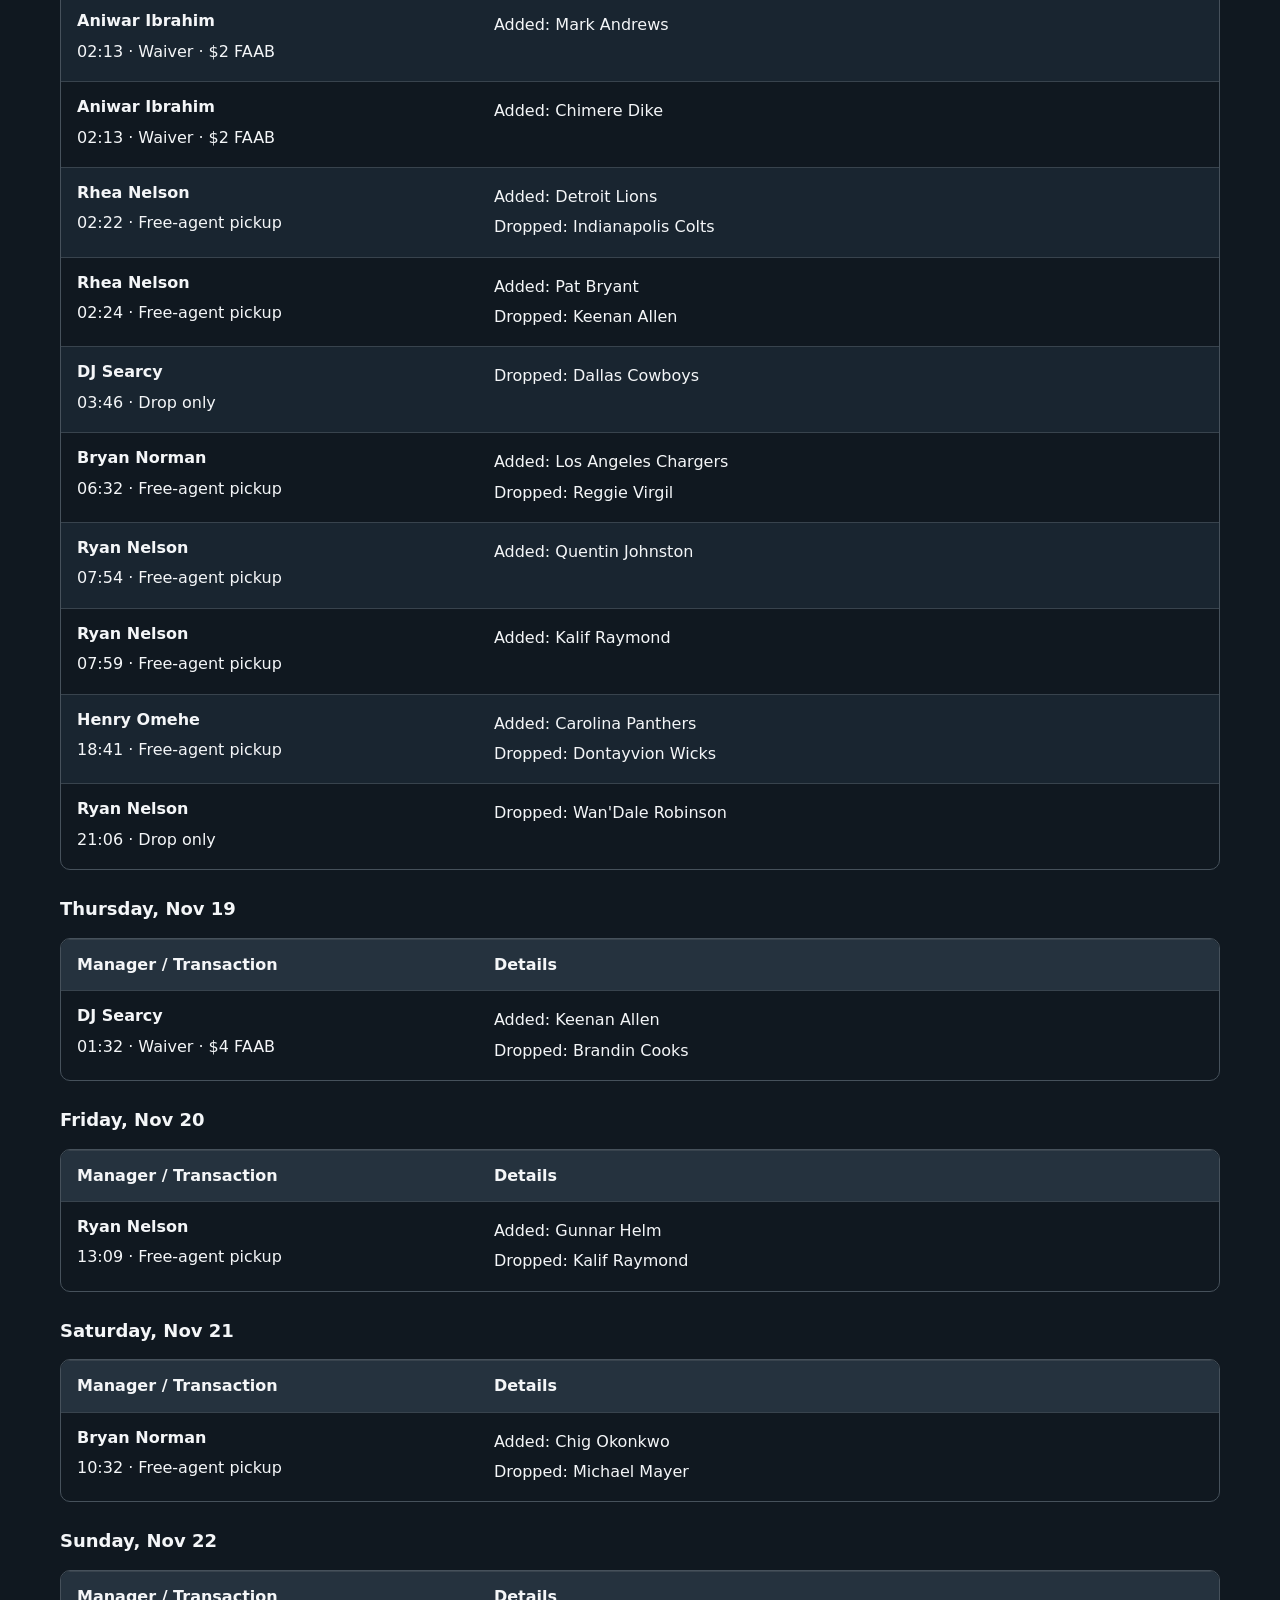
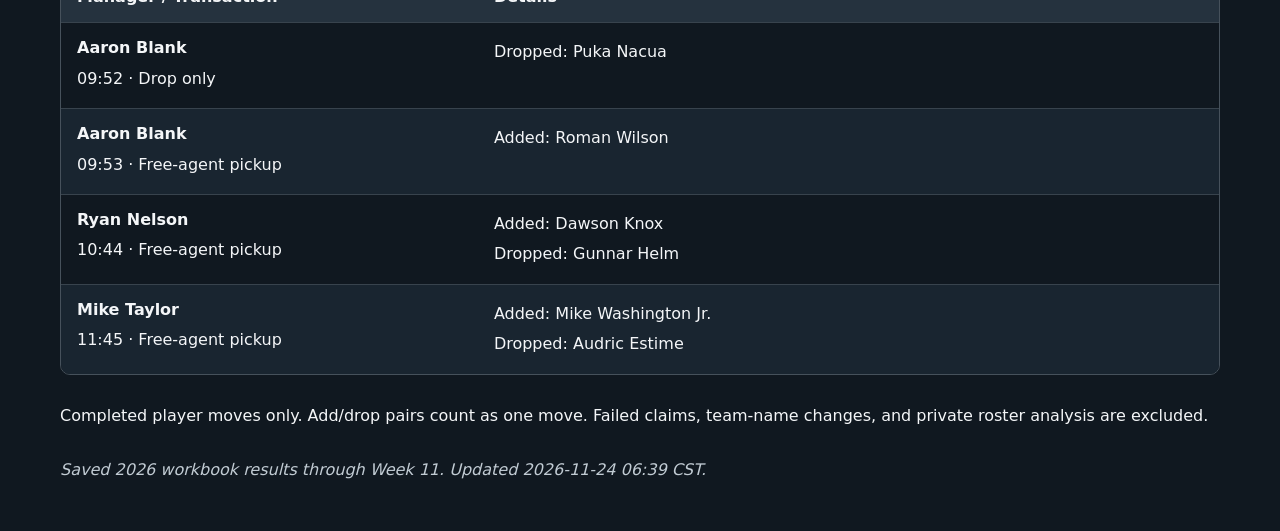
<file: recaps.html>
<!doctype html>
<html lang="en">
<head>
  <meta charset="utf-8"><meta name="viewport" content="width=device-width, initial-scale=1">
  <title>Weekly Recaps | GET THE $$$$</title>
  <meta name="description" content="Weekly results, illustrated editions, power rankings, and transaction receipts from GET THE $$$$.">
  <meta property="og:title" content="GET THE $$$$ · Weekly Recaps">
  <meta property="og:description" content="Week 10 · Receipts Department. The scores. The stories. The evidence.">
  <meta property="og:image" content="https://get-the-money-league.pages.dev/recap-week-10-2026.png?v=dj-mask-20261117">
  <meta property="og:type" content="website">
  <style>
    body { margin:0; background:#101820; color:#f4f6f8; font:16px/1.65 system-ui,sans-serif; }
    main { max-width:1250px; margin:auto; padding:28px 20px 50px; }
    a,a:visited { color:#f5d77a; text-underline-offset:3px; } a:hover { color:white; }
    :focus-visible { outline:2px solid #8be35e; outline-offset:4px; }
    h1,h2,h3 { line-height:1.2; } h1 { font-size:clamp(2rem,5vw,3.6rem); margin:12px 0; }
    .eyebrow { color:#8be35e; letter-spacing:.08em; font-weight:800; }
    .subtext,footer,figcaption { color:#c1cbd3; font-style:italic; }
    label { font-weight:700; }
    .archive-controls { display:flex; gap:24px; flex-wrap:wrap; }
    select { display:block; background:#25323e; color:white; font:inherit; padding:10px 14px; margin:8px 0 22px; border:1px solid #81909c; border-radius:6px; }
    .hero { border-top:4px solid #8be35e; padding-top:20px; margin-top:20px; }
    .story { white-space:pre-line; font-size:1.1rem; max-width:75ch; }
    .cards { display:grid; grid-template-columns:repeat(auto-fit,minmax(190px,1fr)); gap:14px; margin:24px 0; }
    .card { background:#192530; border:1px solid #46515b; padding:18px; border-radius:10px; }
    .card h3 { color:#8be35e; font-size:1rem; margin:0 0 10px; }
    .card p { margin:6px 0; } .value { font-size:1.6rem; font-weight:800; }
    .columns { display:grid; grid-template-columns:minmax(0,1.15fr) minmax(0,1fr); gap:28px; align-items:start; }
    figure { margin:0; } figure img { width:100%; height:auto; display:block; border-radius:10px; }
    figcaption { padding:12px 0; } .scroll { overflow-x:auto; border:1px solid #46515b; border-radius:10px; margin:16px 0 28px; }
    table { width:100%; border-collapse:collapse; white-space:nowrap; }
    caption { text-align:left; padding:14px; font-weight:700; }
    th,td { padding:11px 14px; border-top:1px solid #38434d; text-align:left; }
    thead { background:#25323e; } tbody tr:nth-child(even) { background:#192530; }
    .winner { color:#91e2ac; font-weight:700; } .number { font-variant-numeric:tabular-nums; }
    .art-empty { padding:24px; border:1px dashed #687785; border-radius:10px; }
    .banter { margin-bottom:28px; }
    .banter article { border-left:3px solid #8be35e; background:#192530; padding:16px 20px; margin:16px 0; border-radius:0 10px 10px 0; }
    .banter h3 { color:#f5d77a; margin:0 0 12px; }
    .banter ul { padding-left:22px; margin:0; }
    .banter li + li { margin-top:12px; }
    .art-corrections { border-left:4px solid #f5d77a; background:#192530; padding:12px 16px; margin-bottom:16px; }
    @media(max-width:850px) { .columns { grid-template-columns:1fr; } }
  </style>
  <link rel="stylesheet" href="./navigation.css">
  <script src="./presentation.js" defer></script><script src="./navigation.js" defer></script>
  <script src="./recap-editorials.js" defer></script>
  <script src="./recap-banter.js" defer></script>
  <script src="./recap-features.js" defer></script>
  <script src="./recap-sleeper-awards.js" defer></script>
  <script src="./recaps.js" defer></script>
<link rel="stylesheet" href="./site.css">
<link rel="icon" type="image/svg+xml" href="./favicon.svg">
<script src="./in-progress.js" defer></script></head>
<body><main>
  <nav class="league-nav" aria-label="League pages"><a href="./">Home</a><a href="./standings.html">Current Standings</a><a href="./history.html">Season History</a><a href="./managers.html">Manager Profiles</a><a href="./h2h.html">Head-to-Head</a><a href="./recaps.html">Weekly Recaps</a></nav>
  <p class="eyebrow">GET THE $$$$ · LEAGUE HEADQUARTERS</p>
  <h1>Weekly Recaps</h1><div id="current-week-snapshot"></div>
  <p class="subtext">The scores. The stories. The evidence. Written recaps and illustrated covers, together.</p>
  <p id="load-status" class="subtext" role="status">Loading saved recaps…</p>
  <!-- SAVED-EDITION-START -->
<section id="saved-recap-fallback"><p class="eyebrow">2026 · Week 11 · Saved written edition</p><h2>Week 11: Andrew Swanson leads the scoring</h2><p>Andrew Swanson posted the week&#x27;s high score of 129.34. The closest matchup finished with a 6.26-point margin; the biggest margin was 37.60.</p><p class="subtext">Workbook updated 2026-11-24 06:39 CST. Interactive selectors become available when the page scripts load.</p><h2>Weekly Awards</h2><div class="scroll"><table><thead><tr><th scope="col">Award</th><th scope="col">Manager</th><th scope="col">Points</th><th scope="col">Details</th></tr></thead><tbody><tr><td>Highest Scorer 😎</td><td>Andrew Swanson</td><td>129.34</td><td>Calculated from saved team scores.</td></tr><tr><td>Lowest Scorer 💩</td><td>Aniwar Ibrahim</td><td>82.70</td><td>Calculated from saved team scores.</td></tr><tr><td>Biggest Blowout 😂</td><td>Andrew Swanson</td><td>129.34</td><td>Over Ely Ibrahim by 37.60 points.</td></tr><tr><td>Narrow Victory 😱</td><td>Rhea Nelson</td><td>98.32</td><td>Over Aaron Blank by 6.26 points.</td></tr><tr><td>Best Manager 🔥</td><td>Aniwar Ibrahim</td><td>82.70</td><td>100.00% lineup efficiency; 82.70 possible points.</td></tr><tr><td>Worst Manager 🤔</td><td>Terrance Green</td><td>98.10</td><td>67.26% lineup efficiency; 145.86 possible points.</td></tr><tr><td>Overachiever 🤓</td><td>DJ Searcy</td><td>119.10</td><td>+24.22% versus 95.88 projected points.</td></tr><tr><td>Below Expectation 💀</td><td>Mike Taylor</td><td>85.04</td><td>-25.32% versus 113.88 projected points.</td></tr><tr><td>QB of the Week ⭐</td><td>DJ Searcy</td><td>43.90</td><td>Dak Prescott</td></tr><tr><td>RB of the Week ⭐</td><td>Bryan Norman</td><td>32.90</td><td>Jonah Coleman</td></tr><tr><td>WR of the Week ⭐</td><td>Terrance Green</td><td>24.70</td><td>CeeDee Lamb</td></tr><tr><td>TE of the Week ⭐</td><td>Henry Omehe</td><td>16.90</td><td>George Kittle</td></tr><tr><td>DEF of the Week ⭐</td><td>Aaron Blank</td><td>18.00</td><td>Chicago Bears</td></tr><tr><td>QB Benchwarmer of the Week 👀</td><td>Craig Lyons</td><td>25.46</td><td>C.J. Stroud</td></tr><tr><td>RB Benchwarmer of the Week 👀</td><td>Aaron Blank</td><td>14.70</td><td>Jacory Croskey-Merritt</td></tr><tr><td>WR Benchwarmer of the Week 👀</td><td>Andrew Swanson</td><td>18.20</td><td>Ladd McConkey</td></tr><tr><td>TE Benchwarmer of the Week 👀</td><td>Terrance Green</td><td>22.40</td><td>Travis Kelce</td></tr><tr><td>DEF Benchwarmer of the Week 👀</td><td>Craig Lyons</td><td>6.00</td><td>Philadelphia Eagles</td></tr></tbody></table></div><h2>The Scoreboard</h2><div class="scroll"><table><thead><tr><th scope="col">Manager</th><th scope="col">Score</th><th scope="col">Opponent</th><th scope="col">Score</th></tr></thead><tbody><tr><td>Aaron Blank</td><td>92.06</td><td>Rhea Nelson</td><td>98.32</td></tr><tr><td>Mike Taylor</td><td>85.04</td><td>Terrance Green</td><td>98.10</td></tr><tr><td>Bryan Norman</td><td>120.16</td><td>Henry Omehe</td><td>89.68</td></tr><tr><td>Ely Ibrahim</td><td>91.74</td><td>Andrew Swanson</td><td>129.34</td></tr><tr><td>Aniwar Ibrahim</td><td>82.70</td><td>DJ Searcy</td><td>119.10</td></tr><tr><td>Ryan Nelson</td><td>113.40</td><td>Craig Lyons</td><td>97.76</td></tr></tbody></table></div><h2>Standings Watch</h2><div class="scroll"><table><thead><tr><th scope="col">Position</th><th scope="col">Manager</th><th scope="col">Record</th><th scope="col">Points For</th><th scope="col">Points Against</th></tr></thead><tbody><tr><td>1</td><td>Ryan Nelson</td><td>10–1–0</td><td>1,385.50 (1)</td><td>1,070.80 (2)</td></tr><tr><td>2</td><td>Aniwar Ibrahim</td><td>8–3–0</td><td>1,241.28 (3)</td><td>1,132.92 (3)</td></tr><tr><td>3</td><td>Bryan Norman</td><td>7–4–0</td><td>1,225.66 (4)</td><td>1,144.56 (4)</td></tr><tr><td>4</td><td>Terrance Green</td><td>7–4–0</td><td>1,204.86 (5)</td><td>1,219.64 (8)</td></tr><tr><td>5</td><td>Andrew Swanson</td><td>7–4–0</td><td>1,149.32 (8)</td><td>1,050.26 (1)</td></tr><tr><td>6</td><td>Mike Taylor</td><td>5–6–0</td><td>1,320.92 (2)</td><td>1,170.78 (6)</td></tr><tr><td>7</td><td>Rhea Nelson</td><td>5–6–0</td><td>1,201.80 (6)</td><td>1,351.84 (12)</td></tr><tr><td>8</td><td>Aaron Blank</td><td>5–6–0</td><td>1,183.28 (7)</td><td>1,240.92 (9)</td></tr><tr><td>9</td><td>DJ Searcy</td><td>5–6–0</td><td>1,074.84 (11)</td><td>1,166.06 (5)</td></tr><tr><td>10</td><td>Henry Omehe</td><td>3–8–0</td><td>1,061.60 (12)</td><td>1,197.08 (7)</td></tr><tr><td>11</td><td>Craig Lyons</td><td>2–9–0</td><td>1,139.52 (9)</td><td>1,293.70 (11)</td></tr><tr><td>12</td><td>Ely Ibrahim</td><td>2–9–0</td><td>1,110.22 (10)</td><td>1,260.24 (10)</td></tr></tbody></table></div><h2>Illustrated Edition</h2><p class="subtext">Illustrated Editions began with Week 7 of 2026.</p><figure><a href="./recap-week-11-2026.png?v=Tuesday%20Morning%20Roast%20%E2%80%94%20Week%2011%2C%202026%3A%20labeled%20award%20winners%20Andrew%2C%20Aniwar%2C%20Terrance%2C%20Rhea%2C%20DJ%20and%20Mike%2C%20with%20cumulative%20standings%20and%20eight%20weekly%20awards."><img style="max-width:600px;width:100%;height:auto" src="./recap-week-11-2026.png?v=Tuesday%20Morning%20Roast%20%E2%80%94%20Week%2011%2C%202026%3A%20labeled%20award%20winners%20Andrew%2C%20Aniwar%2C%20Terrance%2C%20Rhea%2C%20DJ%20and%20Mike%2C%20with%20cumulative%20standings%20and%20eight%20weekly%20awards." alt="Tuesday Morning Roast — Week 11, 2026: labeled award winners Andrew, Aniwar, Terrance, Rhea, DJ and Mike, with cumulative standings and eight weekly awards." loading="lazy"></a></figure><h2>Tuesday Morning Roast</h2><p class="subtext">Week 11 · Fresh scores. Burnt excuses. Teams listed in official standings order; the commentary is strictly unofficial.</p><div class="banter"><article><h3>01 · 400 DEGREEZ</h3><p><strong>TEN WINS. ZERO HUMILITY.</strong></p><p>Ryan beat Craig 113.40–97.76 and moved to 10–1, which is unfortunate news for anyone hoping he would become easier to be around. He leads the league in season points, too, so we cannot even dismiss this as a scheduling accident. The crawfish boil is still running, the crown still fits, and the rest of us are stuck hoping somebody eventually turns off the gas.</p></article><article><h3>02 · W&#x27;s in spite of Marv</h3><p><strong>PERFECT EXECUTION. TERRIBLE INGREDIENTS.</strong></p><p>Aniwar won Best Manager and Lowest Scorer in the same week. Every lineup decision was correct. Every available improvement was exhausted. The final product was 82.70 points and a 36.40-point loss to DJ. That is a chef earning a Michelin star for preparing the finest gas-station sandwich in the county. At 8–3, the bear still has a strong record. This week, though, he was absolutely a teddy.</p></article><article><h3>03 · The Struggle is Real</h3><p><strong>THE STRUGGLE HAS BECOME SOMEONE ELSE’S PROBLEM.</strong></p><p>Bryan put up 120.16, the second-highest score of the week, and beat Henry by 30.48. Jonah Coleman supplied 32.90 and took RB of the Week, doing his part to make the team name increasingly misleading. Bryan is now 7–4 and third in the standings. Keep calling it a struggle if you want, but lately the only people needing emotional support are on the other side of the matchup.</p></article><article><h3>04 · GreenMamba</h3><p><strong>WON THE GAME. LOST THE LINEUP ARGUMENT.</strong></p><p>Terrance beat Mike 98.10–85.04, then somehow walked into the group chat with the worst lineup efficiency in the league. His roster could have produced 145.86. He used 67.26% of it. Travis Kelce’s 22.40 sat on the bench while the snake left 47.76 total points unused. A win is a win, but this one came with the unmistakable sound of somebody dragging a pull door open.</p></article><article><h3>05 · Son of a Swan</h3><p><strong>THE BIRD HAS FOUND THE VOLUME BUTTON.</strong></p><p>Swanson scored 129.34, beat Ely by 37.60, and collected both Highest Scorer and Biggest Blowout. After last week’s 88-point faceplant, the swan has returned with sunglasses and an unbearable amount of confidence. Before the victory speech gets too long: Ladd McConkey’s 18.20 was still on the bench, and the optimal lineup was 144.96. Great week. Still found a way to leave something to complain about.</p></article><article><h3>06 · The Trade Federation 🏆🏆</h3><p><strong>THE TRADE FEDERATION HAS MISPLACED ITS OFFENSE.</strong></p><p>Mike followed last week’s 160.38 with 85.04. Projected for 113.88, he finished 25.32% below expectations and handed Terrance a win despite the snake’s generous donation of unused points. The black-and-gold armor remains immaculate. The production department appears to have called in sick. At 5–6, the two trophies in the team name are being asked to provide increasingly detailed references.</p></article><article><h3>07 · Catalina Wine Mixer</h3><p><strong>A WIN WITH A CAUTIOUS POUR.</strong></p><p>Rhea beat Blank 98.32–92.06 and claimed the week’s narrowest victory at 6.26 points. No scoring explosion, no dramatic demolition, just enough wine left in the bottle to make somebody else miserable. She moves to 5–6 while still carrying the league’s highest season points-against total. For once, the opponent stopped pouring before the glass overflowed. Take the win and let Blank explain the difference.</p></article><article><h3>08 · Pukakke</h3><p><strong>CLOSE ENOUGH TO REPLAY EVERY DECISION.</strong></p><p>Blank lost by 6.26, which is precisely the kind of margin that turns a normal Tuesday into a personal investigation. Chicago’s defense delivered 18.00 and DEF of the Week. Jacory Croskey-Merritt’s 14.70 led the benched running backs. His optimal lineup was 103.16, enough to beat Rhea’s actual score. The hairstyle can stay iconic. The lineup card could have used another look.</p></article><article><h3>09 · Free R Kelly</h3><p><strong>THE ENCORE WAS ACTUALLY GOOD.</strong></p><p>DJ followed his Week 10 eruption with 119.10 and another win, this time over Aniwar. Dak Prescott supplied 43.90 and QB of the Week. The whole lineup beat its 95.88 projection by 24.22%, earning Overachiever. The pink hat and mask are staying, and apparently so is the offense. At 5–6, DJ has given the rest of the league a deeply annoying reason to keep checking his score.</p></article><article><h3>10 · The Hurts Locker</h3><p><strong>THE LOCKER ROOM SPEECH IS GETTING LONGER.</strong></p><p>Henry scored 89.68 and lost to Bryan by 30.48. George Kittle’s 16.90 earned TE of the Week, but one excellent tight end does not constitute a rescue operation. At 3–8, The Hurts Locker is continuing to deliver on the emotional part of the name. Somewhere, a distraught Eagles fan is preparing a passionate explanation. Unfortunately, the standings do not award points for volume or references to Jalen Hurts.</p></article><article><h3>11 · Run CMC</h3><p><strong>RUN CMC. SAME DESTINATION.</strong></p><p>Craig scored 97.76 and lost to Ryan by 15.64. C.J. Stroud’s 25.46 and Philadelphia’s 6.00 led their respective bench categories, so at least the sideline had something to celebrate. Even Craig’s optimal 108.56 would not have beaten Ryan’s 113.40. At 2–9, this particular loss cannot be fixed by one furious lineup swap. The red and gold look sharp. The route back to respectability remains under construction.</p></article><article><h3>12 · Bi-Polar Boyz</h3><p><strong>PURPLE RAIN. SAME LEAKY ROOF.</strong></p><p>Ely scored 91.74 and took the week’s biggest loss, falling 37.60 short of Swanson. The NEW Purple Reign has the royal branding and the dramatic lighting; the results remain stubbornly uncooperative. He joins Craig at 2–9. This was not a case of the winning lineup hiding on the bench, either: the optimal total was 96.44. The throne needs more than a fresh coat of purple paint.</p></article></div><h2>Transactions</h2><p class="subtext">2026-11-17 through 2026-11-23 · Central time · Saved collection 2026-11-24 06:39 CST.</p><div class="scroll"><table><thead><tr><th scope="col">Completed at (Central)</th><th scope="col">Manager</th><th scope="col">Transaction</th><th scope="col">Added</th><th scope="col">Dropped</th><th scope="col">FAAB</th></tr></thead><tbody><tr><td>2026-11-17 08:03:41</td><td>Ryan Nelson</td><td>Drop only</td><td>—</td><td>Demarcus Robinson</td><td>—</td></tr><tr><td>2026-11-17 08:24:13</td><td>Aaron Blank</td><td>Drop only</td><td>—</td><td>Devin Singletary</td><td>—</td></tr><tr><td>2026-11-17 23:58:30</td><td>Aniwar Ibrahim</td><td>Drop only</td><td>—</td><td>Kaleb Johnson</td><td>—</td></tr><tr><td>2026-11-17 23:58:59</td><td>Aniwar Ibrahim</td><td>Drop only</td><td>—</td><td>Tutu Atwell</td><td>—</td></tr><tr><td>2026-11-18 02:13:37</td><td>Bryan Norman</td><td>Waiver</td><td>Michael Mayer</td><td>Kyle Pitts Sr.</td><td>0</td></tr><tr><td>2026-11-18 02:13:37</td><td>Andrew Swanson</td><td>Waiver</td><td>Elic Ayomanor</td><td>Kimani Vidal</td><td>18</td></tr><tr><td>2026-11-18 02:13:37</td><td>Henry Omehe</td><td>Waiver</td><td>Emari Demercado</td><td>Elijah Mitchell</td><td>0</td></tr><tr><td>2026-11-18 02:13:37</td><td>Henry Omehe</td><td>Waiver</td><td>Chris Godwin Jr.</td><td>J.J. McCarthy</td><td>0</td></tr><tr><td>2026-11-18 02:13:37</td><td>Rhea Nelson</td><td>Waiver</td><td>Cam Ward</td><td>Geno Smith</td><td>2</td></tr><tr><td>2026-11-18 02:13:37</td><td>Andrew Swanson</td><td>Waiver</td><td>Kansas City Chiefs</td><td>Austin Ekeler</td><td>8</td></tr><tr><td>2026-11-18 02:13:37</td><td>Ely Ibrahim</td><td>Waiver</td><td>Xavier Hutchinson</td><td>Romeo Doubs</td><td>0</td></tr><tr><td>2026-11-18 02:13:37</td><td>Aniwar Ibrahim</td><td>Waiver</td><td>Mark Andrews</td><td>—</td><td>2</td></tr><tr><td>2026-11-18 02:13:37</td><td>Aniwar Ibrahim</td><td>Waiver</td><td>Chimere Dike</td><td>—</td><td>2</td></tr><tr><td>2026-11-18 02:22:21</td><td>Rhea Nelson</td><td>Free-agent pickup</td><td>Detroit Lions</td><td>Indianapolis Colts</td><td>—</td></tr><tr><td>2026-11-18 02:24:25</td><td>Rhea Nelson</td><td>Free-agent pickup</td><td>Pat Bryant</td><td>Keenan Allen</td><td>—</td></tr><tr><td>2026-11-18 03:46:33</td><td>DJ Searcy</td><td>Drop only</td><td>—</td><td>Dallas Cowboys</td><td>—</td></tr><tr><td>2026-11-18 06:32:58</td><td>Bryan Norman</td><td>Free-agent pickup</td><td>Los Angeles Chargers</td><td>Reggie Virgil</td><td>—</td></tr><tr><td>2026-11-18 07:54:12</td><td>Ryan Nelson</td><td>Free-agent pickup</td><td>Quentin Johnston</td><td>—</td><td>—</td></tr><tr><td>2026-11-18 07:59:03</td><td>Ryan Nelson</td><td>Free-agent pickup</td><td>Kalif Raymond</td><td>—</td><td>—</td></tr><tr><td>2026-11-18 18:41:47</td><td>Henry Omehe</td><td>Free-agent pickup</td><td>Carolina Panthers</td><td>Dontayvion Wicks</td><td>—</td></tr><tr><td>2026-11-18 21:06:46</td><td>Ryan Nelson</td><td>Drop only</td><td>—</td><td>Wan&#x27;Dale Robinson</td><td>—</td></tr><tr><td>2026-11-19 01:32:45</td><td>DJ Searcy</td><td>Waiver</td><td>Keenan Allen</td><td>Brandin Cooks</td><td>4</td></tr><tr><td>2026-11-20 13:09:47</td><td>Ryan Nelson</td><td>Free-agent pickup</td><td>Gunnar Helm</td><td>Kalif Raymond</td><td>—</td></tr><tr><td>2026-11-21 10:32:22</td><td>Bryan Norman</td><td>Free-agent pickup</td><td>Chig Okonkwo</td><td>Michael Mayer</td><td>—</td></tr><tr><td>2026-11-22 09:52:15</td><td>Aaron Blank</td><td>Drop only</td><td>—</td><td>Puka Nacua</td><td>—</td></tr><tr><td>2026-11-22 09:53:00</td><td>Aaron Blank</td><td>Free-agent pickup</td><td>Roman Wilson</td><td>—</td><td>—</td></tr><tr><td>2026-11-22 10:44:32</td><td>Ryan Nelson</td><td>Free-agent pickup</td><td>Dawson Knox</td><td>Gunnar Helm</td><td>—</td></tr><tr><td>2026-11-22 11:45:46</td><td>Mike Taylor</td><td>Free-agent pickup</td><td>Mike Washington Jr.</td><td>Audric Estime</td><td>—</td></tr></tbody></table></div></section>
  <!-- SAVED-EDITION-END -->
  <div id="recap-content" hidden>
    <div class="archive-controls">
      <div><label for="recap-year">Choose a Year</label><select id="recap-year" aria-controls="recap-week recap-article"></select></div>
      <div><label for="recap-week">Choose a Week</label><select id="recap-week" aria-controls="recap-article"></select></div>
    </div>
    <p id="week-announcement" role="status" aria-live="polite"></p>
    <p><button id="share-week" type="button">Share this week</button> · <a id="share-link">Open this week</a> <span id="share-status" role="status"></span></p>
    <article id="recap-article" class="hero">
      <p id="edition" class="eyebrow"></p><h2 id="headline"></h2><p id="story" class="story"></p>
      <h2>Weekly Awards</h2>
      <p id="awards-source" class="subtext"></p>
      <div id="weekly-awards" class="cards"></div>
      <details id="position-awards-group"><summary>Position Leaders and Benchwarmers</summary><h3>Position Leaders</h3><div id="position-awards" class="cards"></div><h3 id="bench-awards-heading">Benchwarmers</h3><div id="bench-awards" class="cards"></div></details>
      <div class="columns">
        <section aria-labelledby="scoreboard-heading"><h2 id="scoreboard-heading">The Scoreboard</h2>
          <div class="scroll" tabindex="0" role="region" aria-label="Weekly scoreboard"><table><caption id="score-caption"></caption><thead><tr><th scope="col">Manager</th><th scope="col">Score</th><th scope="col">Opponent</th><th scope="col">Score</th><th scope="col">Matchup History</th></tr></thead><tbody id="scores"></tbody></table></div>
          <p id="week-totals" class="subtext"></p>
          <p><a href="./h2h.html">Explore the rivalries in Head-to-Head</a> · <a href="./managers.html">Explore manager profiles</a></p>
          <h2>Standings Watch</h2><p class="subtext">Regular-season record, then higher Points For, then higher Points Against, following Sleeper’s default tiebreakers. Movement compares standings with the previous week; it is separate from editorial power rankings. — means unchanged or no prior comparison. Final postseason placement is separate.</p>
          <div class="scroll" tabindex="0" role="region" aria-label="Standings after selected week"><table><caption id="standings-caption"></caption><thead><tr><th scope="col">Position</th><th scope="col">Standings Change</th><th scope="col">Manager</th><th scope="col">Record</th><th scope="col">Points For (Rank)</th><th scope="col">Points Against (Rank)</th></tr></thead><tbody id="recap-standings"></tbody></table></div>
        </section>
        <div>
        <section aria-labelledby="art-heading"><h2 id="art-heading">Illustrated Edition</h2>
          <p class="subtext">Illustrated editions began with Week 7 of 2026.</p>
          <div id="art-corrections" class="art-corrections" hidden></div>
          <figure id="art-figure" hidden><a id="art-link" target="_blank" rel="noopener"><img id="artwork" alt="" loading="lazy"></a><figcaption>Existing AI-generated league artwork. Open the image to view or save it. Contains strong language and performance-based league trash talk; commentary is opinion.</figcaption></figure>
          <p id="art-unavailable" class="subtext art-empty" hidden>No illustrated cover is attached to this archived week yet. The written recap and verified scoreboard are available.</p>
        </section>
        <section class="banter" aria-labelledby="banter-heading"><h2 id="banter-heading">Some Disrespectful Dispatches</h2>
          <p id="banter-description" class="subtext">Twelve teams. Six receipts. Nobody gets a bye from the group chat. Score-based league banter for the selected week.</p>
          <div id="weekly-banter"></div>
        </section>
        </div>
      </div>
      <section aria-labelledby="transactions-heading"><h2 id="transactions-heading">Transactions</h2><div id="transaction-ledger"><p>Loading the saved transaction collection…</p></div></section>
    </article>
  </div>
  <noscript><p>Enable JavaScript to select recaps, or <a href="./recaps.json">open the saved recap data</a>.</p></noscript>
  <footer id="recap-footer">Saved workbook results. Select a year and week to explore weekly recaps.</footer>
</main></body></html>
</file>
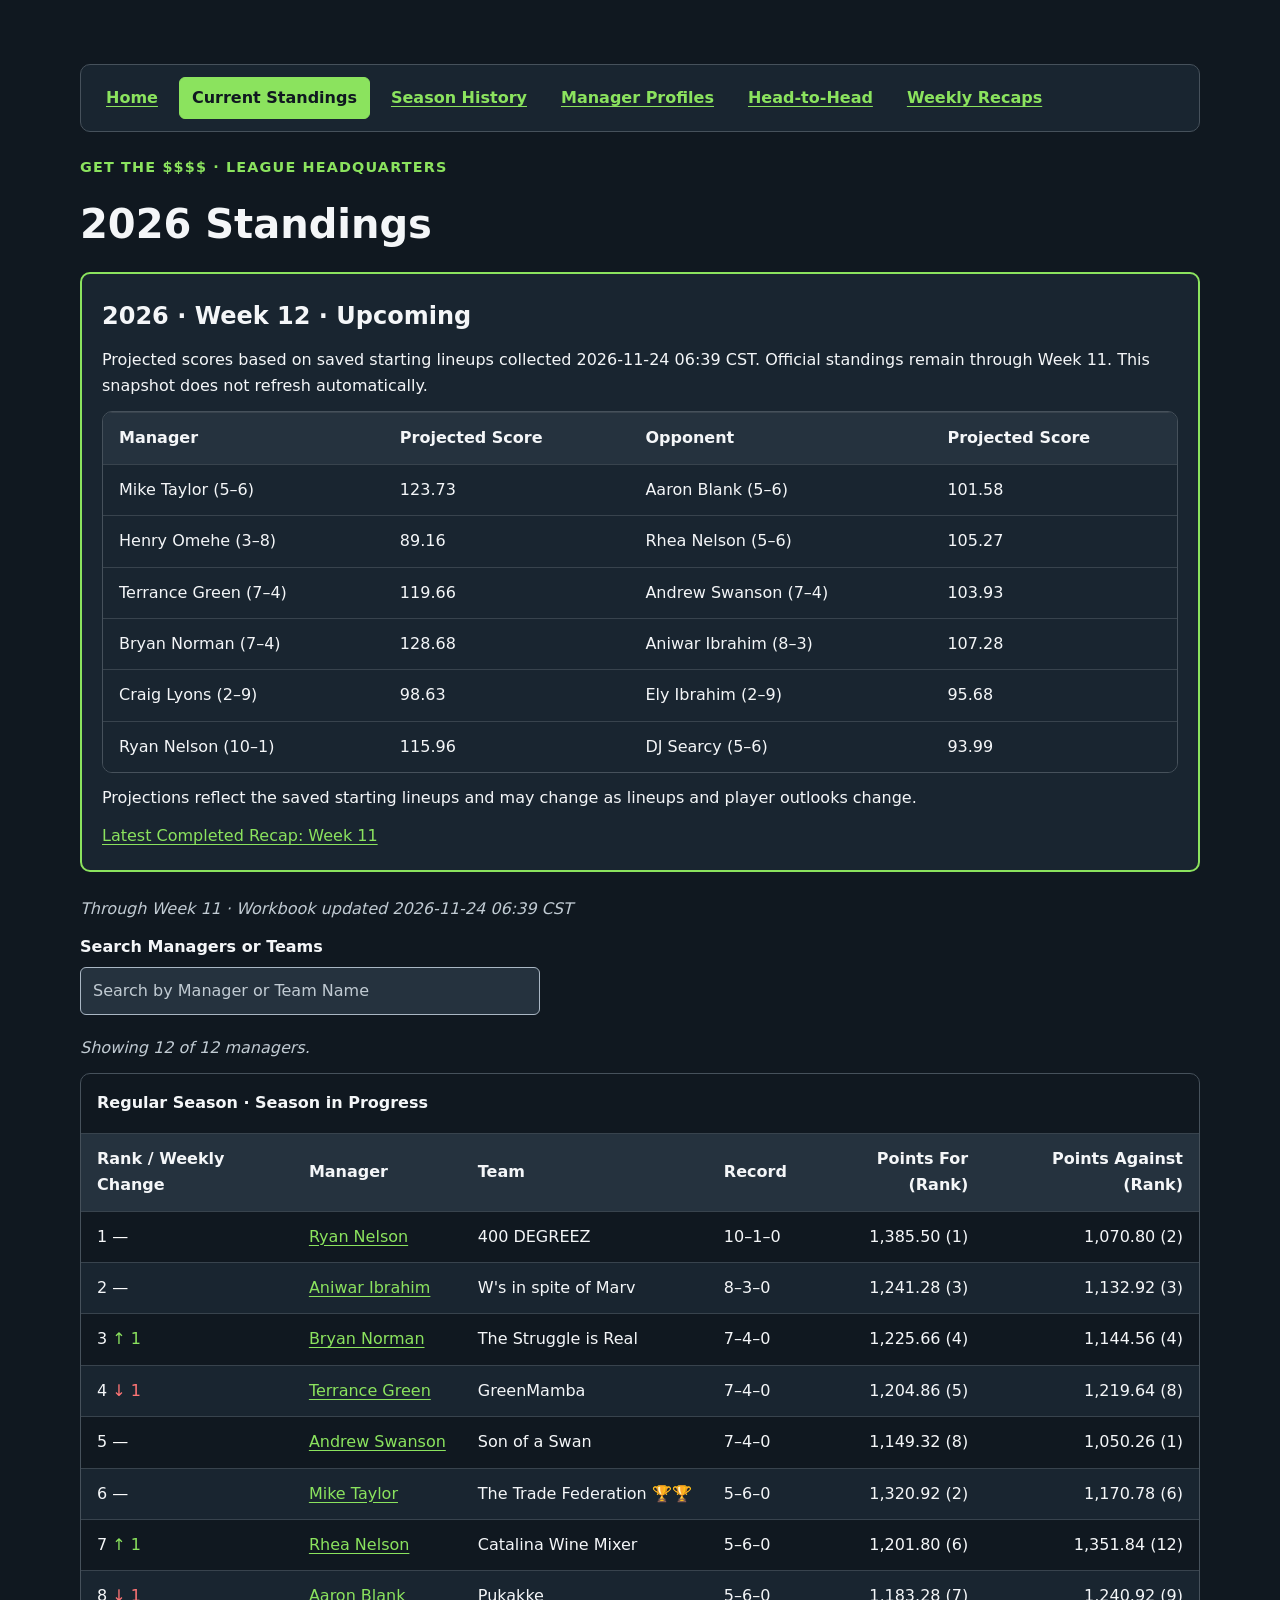
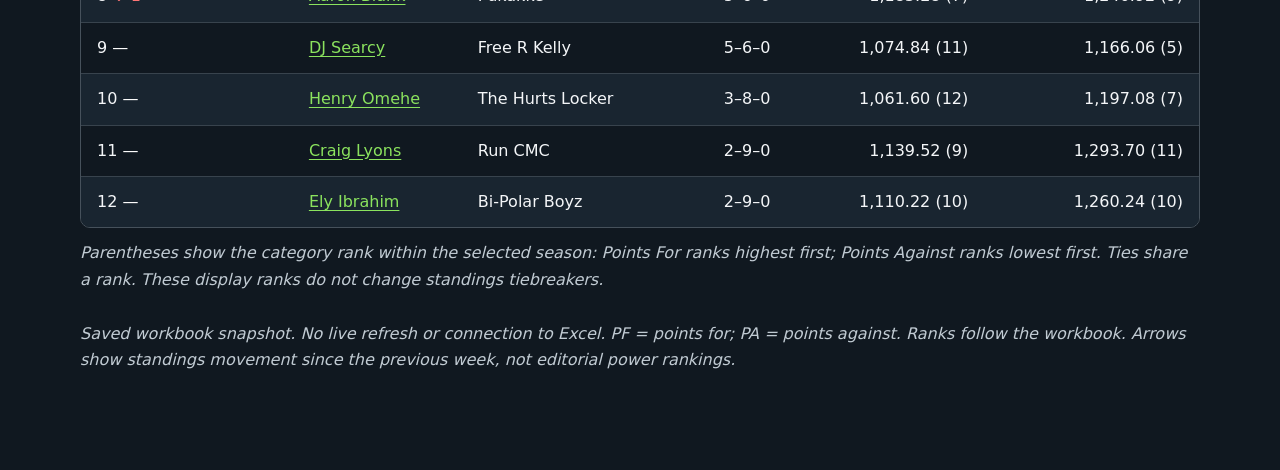
<file: standings.html>
<!doctype html>
<html lang="en">
<head>
  <meta charset="utf-8">
  <meta name="viewport" content="width=device-width, initial-scale=1">
  <title>2026 Standings | GET THE $$$$</title>
  <style>
    body { margin:0; background:#101820; color:#f4f6f8; font:16px/1.6 system-ui,sans-serif; }
    main { max-width:1100px; margin:auto; padding:32px 20px; }
    a { color:#efcc71; } h1 { line-height:1.2; }
    .eyebrow { color:#efcc71; font-weight:700; letter-spacing:.08em; }
    .scroll { overflow-x:auto; border:1px solid #46515b; border-radius:10px; }
    table { width:100%; border-collapse:collapse; white-space:nowrap; }
    caption { text-align:left; padding:16px; font-weight:600; }
    th,td { padding:12px 16px; text-align:left; border-top:1px solid #38434d; }
    thead { background:#25323e; } tbody tr:nth-child(even) { background:#192530; }
    .number { text-align:right; font-variant-numeric:tabular-nums; }
    footer { color:#c1cbd3; margin-top:24px; }
    input[type="search"] {
  display: block;
  box-sizing: border-box;
  width: 100%;
  max-width: 460px;
  padding: 12px;
  margin-top: 6px;
  border: 1px solid #aab7c4;
  border-radius: 6px;
  background: #192530;
  color: #ffffff;
  font: inherit;
}

input[type="search"]::placeholder {
  color: #c1cbd3;
}

input[type="search"]:focus-visible {
  outline: 2px solid #f5d77a;
  outline-offset: 3px;
}
    footer,
#status,
#search-results {
  font-style: italic;
}

label {
  font-weight: 700;
}
  </style>
  <script src="./presentation.js" defer></script><script src="./standings.js" defer></script>
<link rel="stylesheet" href="./navigation.css">
<script src="./navigation.js" defer></script>
<link rel="stylesheet" href="./site.css">
<link rel="icon" type="image/svg+xml" href="./favicon.svg">
<script src="./in-progress.js" defer></script></head>
<body><main>
  <body><main>
  <nav class="league-nav" aria-label="League pages">
  <a href="./">Home</a>
  <a href="./standings.html">Current Standings</a>
  <a href="./history.html">Season History</a>
  <a href="./managers.html">Manager Profiles</a>
  <a href="./h2h.html">Head-to-Head</a>
  <a href="./recaps.html">Weekly Recaps</a>
</nav>
  <p class="eyebrow">GET THE $$$$ · LEAGUE HEADQUARTERS</p>
  <h1>2026 Standings</h1><div id="current-week-snapshot"></div>
  <p id="status" role="status">Loading saved standings…</p>
  <div id="search-controls" hidden>
  <label for="manager-search">Search Managers or Teams</label>
  <input
    id="manager-search"
    type="search"
    placeholder="Search by Manager or Team Name"
    aria-controls="standings-body"
    aria-describedby="search-results"
  >
  <p id="search-results" role="status" aria-live="polite"></p>
</div>
  <div class="scroll" role="region" aria-label="Standings table" tabindex="0" hidden id="table-region">
    <table>
      <caption>Regular Season · Season in Progress</caption>
      <thead><tr><th scope="col">Rank / Weekly Change</th><th scope="col">Manager</th><th scope="col">Team</th><th scope="col">Record</th><th scope="col" class="number">Points For (Rank)</th><th scope="col" class="number">Points Against (Rank)</th></tr></thead>
      <tbody id="standings-body"></tbody>
    </table>
  </div>
  <noscript><p>Enable JavaScript to display standings, or <a href="./standings-2026.json">open the saved data</a>.</p></noscript>
  <p class="subtext">Parentheses show the category rank within the selected season: Points For ranks highest first; Points Against ranks lowest first. Ties share a rank. These display ranks do not change standings tiebreakers.</p><footer>Saved workbook snapshot. No live refresh or connection to Excel. PF = points for; PA = points against. Ranks follow the workbook. Arrows show standings movement since the previous week, not editorial power rankings.</footer>
</main></body>
</html>
</file>
<file: navigation.css>
/* Shared navigation for every League Headquarters page. */
.league-nav {
  display: flex;
  flex-wrap: wrap;
  gap: 8px;
  margin: 0 0 24px;
  padding: 12px;
  border: 1px solid #46515b;
  border-radius: 10px;
  background: #192530;
  text-align: left;
}
.league-nav a,
.league-nav a:visited {
  display: block;
  padding: 8px 12px;
  border: 1px solid transparent;
  border-radius: 6px;
  color: #f5d77a;
  font: 600 16px/1.5 system-ui, sans-serif;
  text-decoration: underline;
  text-underline-offset: 3px;
}
.league-nav a:hover {
  color: #ffffff;
  background: #25323e;
}
.league-nav a[aria-current="page"],
.league-nav a[aria-current="page"]:visited {
  color: #101820;
  background: #f5d77a;
  border-color: #f5d77a;
  text-decoration: none;
}
.league-nav a:focus-visible {
  outline: 2px solid #ffffff;
  outline-offset: 3px;
}
</file>
<file: site.css>
/* GET THE $$$$ — shared presentation.
   Load AFTER each page's existing styles and navigation.css.
   Start future site-wide changes with the variables below. */
:root {
  color-scheme: dark;
  --league-bg: #101820;
  --league-surface: #192530;
  --league-surface-raised: #25323e;
  --league-text: #f4f6f8;
  --league-muted: #c1cbd3;
  --league-accent: #8be35e;
  --league-border: #46515b;
  --league-focus: #ffffff;
  --league-secondary-chart: #8fc7f4;
  --league-width: 1200px;
  --league-radius: 10px;
  --league-gap: 16px;
  --league-font: system-ui, -apple-system, BlinkMacSystemFont, "Segoe UI", sans-serif;
}

*, *::before, *::after { box-sizing: border-box; }
body {
  margin: 0;
  background: var(--league-bg);
  color: var(--league-text);
  font: 16px/1.65 var(--league-font);
}
main {
  width: 100%;
  max-width: var(--league-width);
  margin: 0 auto;
  padding: 32px 20px 48px;
}
body > header {
  padding: 32px 20px;
  background: var(--league-surface);
  color: var(--league-text);
  text-align: center;
}
h1, h2, h3 { line-height: 1.2; }
h1 { font-size: clamp(2rem, 4vw, 2.5rem); margin: 20px 0 16px; }
h2 { font-size: 1.5rem; margin: 24px 0 16px; }
h3 { font-size: 1.125rem; }
p { margin: 12px 0; }
.eyebrow {
  color: var(--league-accent);
  font-size: .9rem;
  font-weight: 800;
  letter-spacing: .08em;
}
a, a:visited { color: var(--league-accent); text-underline-offset: 3px; }
a:hover, a:focus-visible { color: var(--league-text); }
a:focus-visible, button:focus-visible, select:focus-visible,
input:focus-visible, [tabindex="0"]:focus-visible {
  outline: 2px solid var(--league-focus);
  outline-offset: 4px;
}
footer, figcaption, .subtext, .muted,
#load-status, #status, #search-results, #participation, #current-season, #season-notes {
  color: var(--league-muted);
  font-style: italic;
}
footer { margin-top: 28px; }
label, #season-summary { font-weight: 700; }
select, input[type="search"] {
  display: block;
  max-width: 100%;
  padding: 10px 12px;
  margin: 6px 0 20px;
  border: 1px solid #aab7c4;
  border-radius: 6px;
  background: var(--league-surface-raised);
  color: var(--league-text);
  font: inherit;
}
input[type="search"] { width: 100%; max-width: 460px; }
input[type="search"]::placeholder { color: var(--league-muted); }
.controls, .archive-controls { display: flex; flex-wrap: wrap; gap: 20px; }
.cards {
  display: grid;
  grid-template-columns: repeat(auto-fit, minmax(min(190px, 100%), 1fr));
  gap: var(--league-gap);
}
.card, .bracket-chart {
  background: var(--league-surface);
  border: 1px solid var(--league-border);
  border-radius: var(--league-radius);
}
.card { padding: 18px; }
.card h3, .value, #champions { color: var(--league-accent); }
.value { display: block; font-size: 1.6rem; font-weight: 800; }
.scroll {
  overflow-x: auto;
  border: 1px solid var(--league-border);
  border-radius: var(--league-radius);
}
table { width: 100%; border-collapse: collapse; white-space: nowrap; }
th { white-space: normal; overflow-wrap: normal; }
#recap-article table, #saved-recap-fallback table { white-space: normal; }
.columns > * { min-width: 0; }
.scroll { max-width: 100%; }
#recap-article td, #saved-recap-fallback td { vertical-align: top; }
#recap-article .cards, #position-awards-group { margin-bottom: 24px; }
#weekly-awards { grid-template-columns: repeat(4,minmax(0,1fr)); }
.movement-up { color: var(--league-accent); }
.movement-down { color: #ffb1b1; }
@media (max-width: 950px) { #weekly-awards { grid-template-columns: repeat(2,minmax(0,1fr)); } }
@media (max-width: 480px) { #weekly-awards { grid-template-columns: 1fr; } }
summary { font-weight: 700; padding: 12px 0; }
.transaction-table { white-space: normal; }
.transaction-table td { vertical-align: top; }
.transaction-table td:first-child { width: 36%; }
.transaction-table p { margin: 4px 0; }
.this-week { margin: 24px 0; padding: 22px; background: var(--league-surface); border-radius: var(--league-radius); display: grid; grid-template-columns: minmax(0,1fr) minmax(180px,280px); gap: 24px; align-items: center; }
.this-week img { width: 100%; height: auto; border-radius: var(--league-radius); }
button { background: var(--league-surface-raised); color: var(--league-text); border: 1px solid var(--league-border); border-radius: 6px; padding: 10px 14px; font: inherit; }
@media (max-width: 600px) { .this-week { grid-template-columns: 1fr; } th, td { padding: 10px 8px; } }
caption { padding: 16px; text-align: left; font-weight: 700; }
th, td { padding: 12px 16px; border-top: 1px solid #38434d; text-align: left; }
thead { background: var(--league-surface-raised); }
tbody tr:nth-child(even) { background: var(--league-surface); }
.number { font-variant-numeric: tabular-nums; }
/* Preserve red/green checkerboard result colors; only the selected outline changes. */
.checkerboard button[aria-pressed="true"] {
  outline: 3px solid var(--league-accent);
  outline-offset: -3px;
}
.playoffs, .fill { background: var(--league-accent); }
.sacko, .fill.blue { background: var(--league-secondary-chart); }
.season-chips li { border-left-color: var(--league-accent); }
.season-chips li.sacko-season { border-left-color: var(--league-secondary-chart); }
.hero { border-top-color: var(--league-accent); }
.art-corrections { border-left-color: var(--league-accent); }

/* Shared navigation layout and theme, including the current page. */
.league-nav {
  display: flex;
  flex-wrap: wrap;
  gap: 8px;
  margin: 0 0 24px;
  padding: 12px;
  border: 1px solid var(--league-border);
  border-radius: var(--league-radius);
  background: var(--league-surface);
  text-align: left;
}
.league-nav a, .league-nav a:visited {
  display: block;
  padding: 8px 12px;
  border: 1px solid transparent;
  border-radius: 6px;
  color: var(--league-accent);
  font: 600 16px/1.5 var(--league-font);
  text-decoration: underline;
  text-underline-offset: 3px;
}
.league-nav a:hover { color: var(--league-text); background: var(--league-surface-raised); }
.league-nav a[aria-current="page"], .league-nav a[aria-current="page"]:visited {
  color: var(--league-bg);
  background: var(--league-accent);
  border-color: var(--league-accent);
  text-decoration: none;
}
.league-nav a:focus-visible { outline: 2px solid var(--league-focus); outline-offset: 3px; }
@media (max-width: 600px) {
  main { padding: 24px 16px 36px; }
  .league-nav { padding: 8px; gap: 4px; }
  .league-nav a, .league-nav a:visited { padding: 8px 10px; }
  .controls, .archive-controls { gap: 12px; }
}


.partial-week { margin:24px 0; padding:20px; background:var(--league-surface); border:2px solid var(--league-accent); border-radius:var(--league-radius); }
.partial-week table { white-space:normal; }
.partial-week h2 { margin-top:8px; }

.movement-flat { color: #ffffff; }
.movement-up { color: #8be35e; }
.movement-down { color: #ff7575; }

.review-banner { padding:12px 20px; background:#f5d77a; color:#101820; font-weight:750; text-align:center; } .review-banner a { color:#101820; }
</file>
